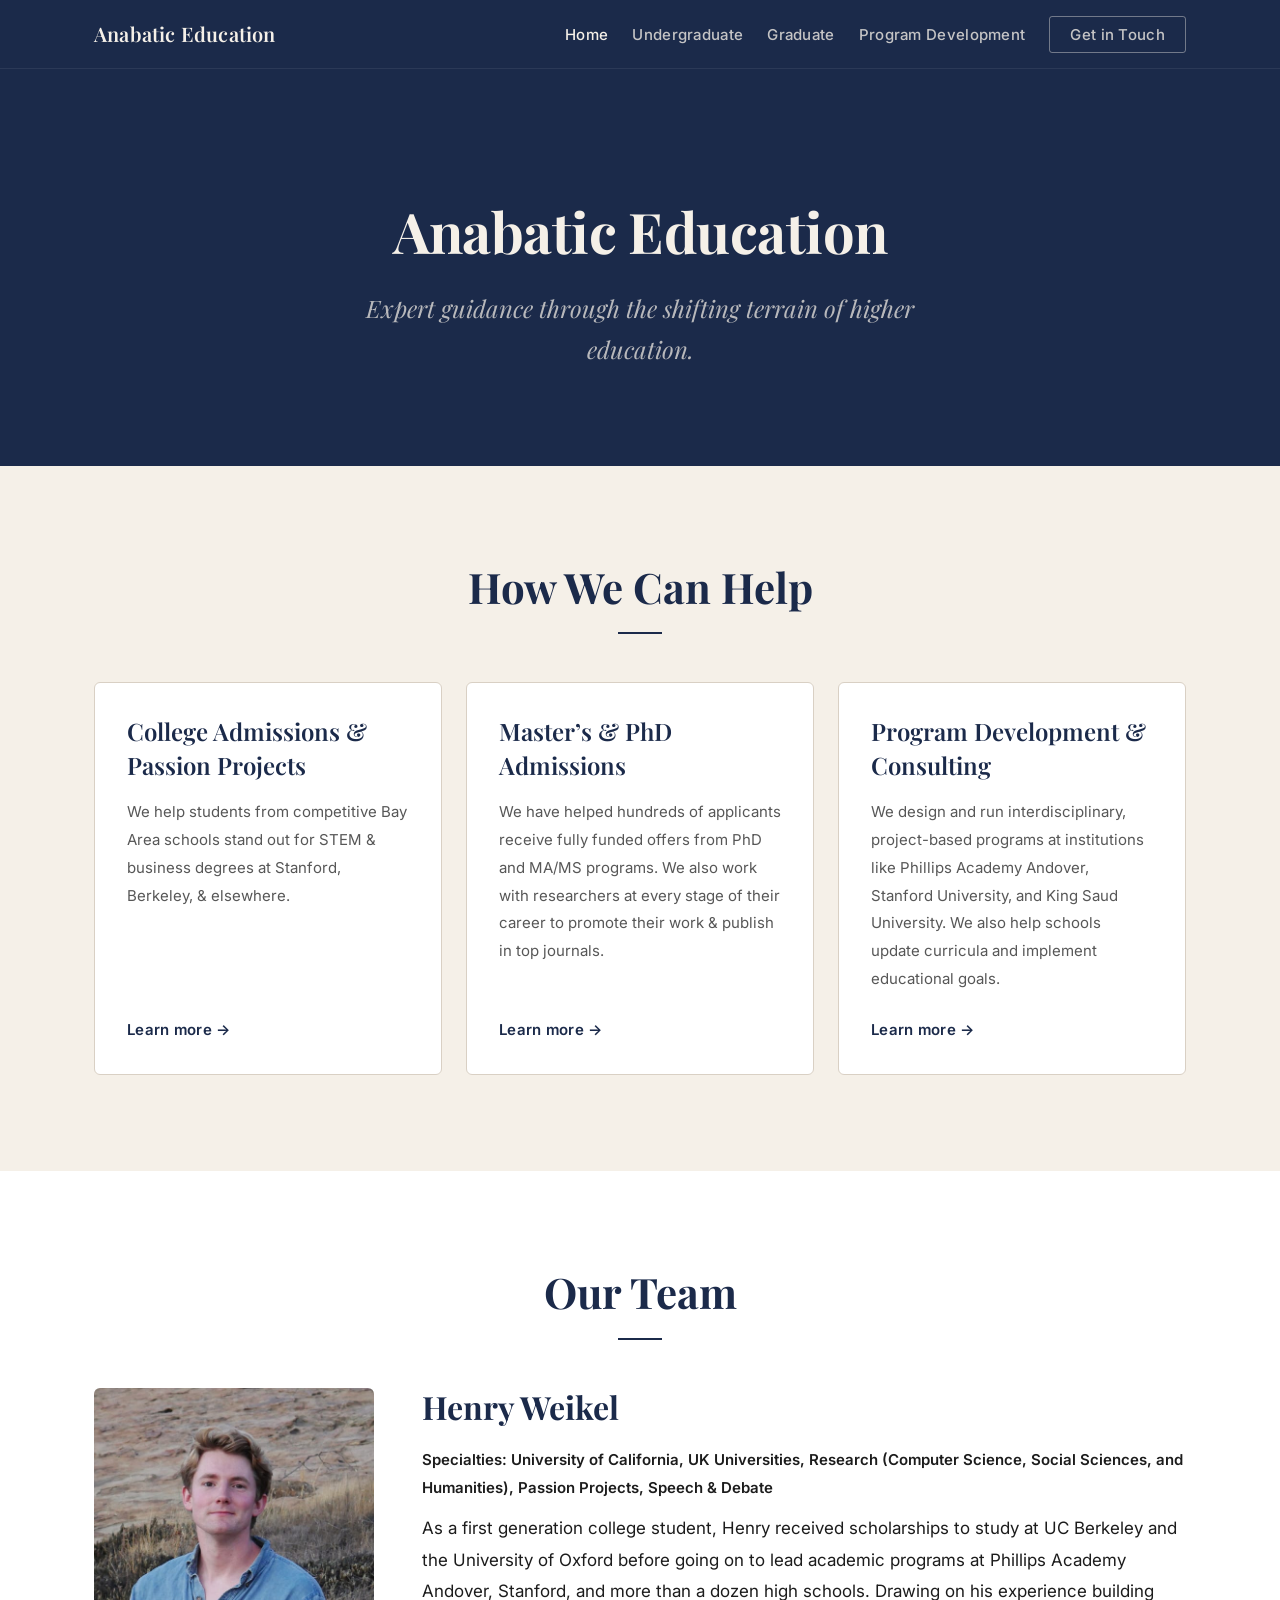
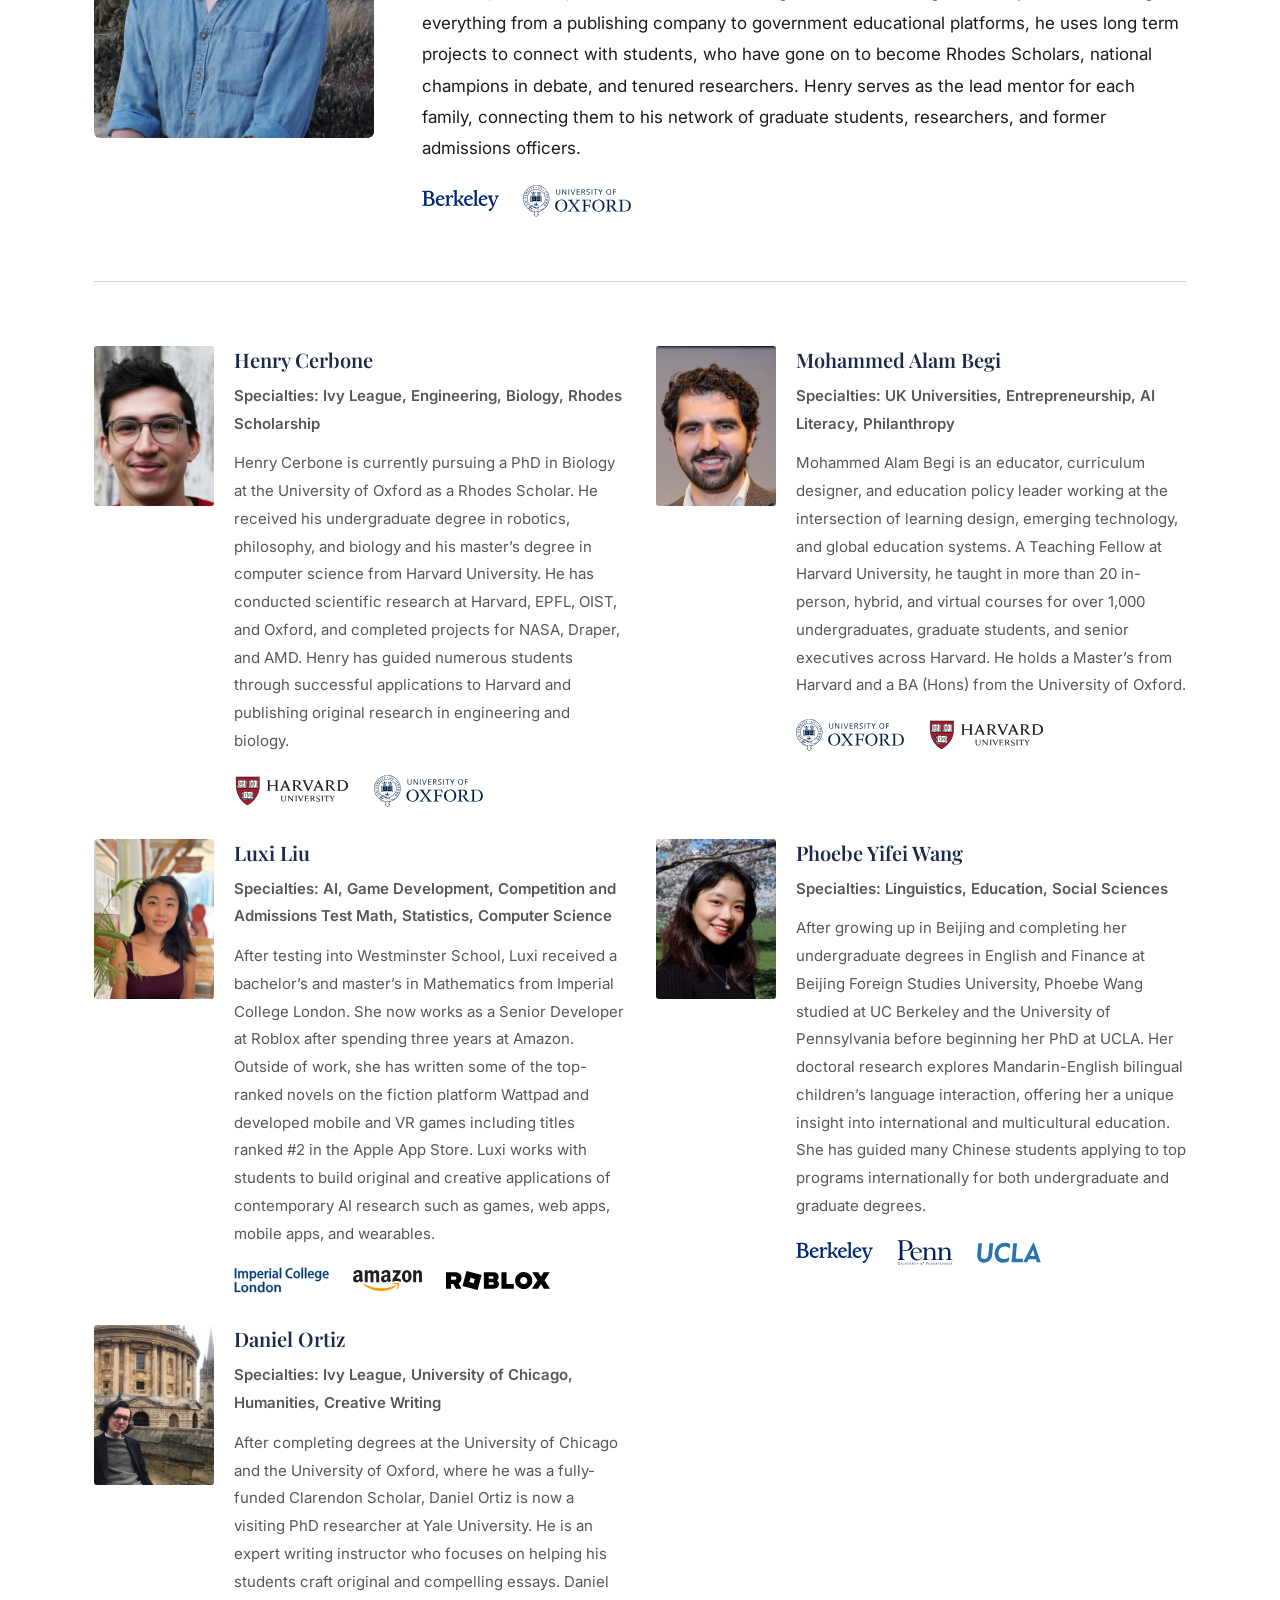
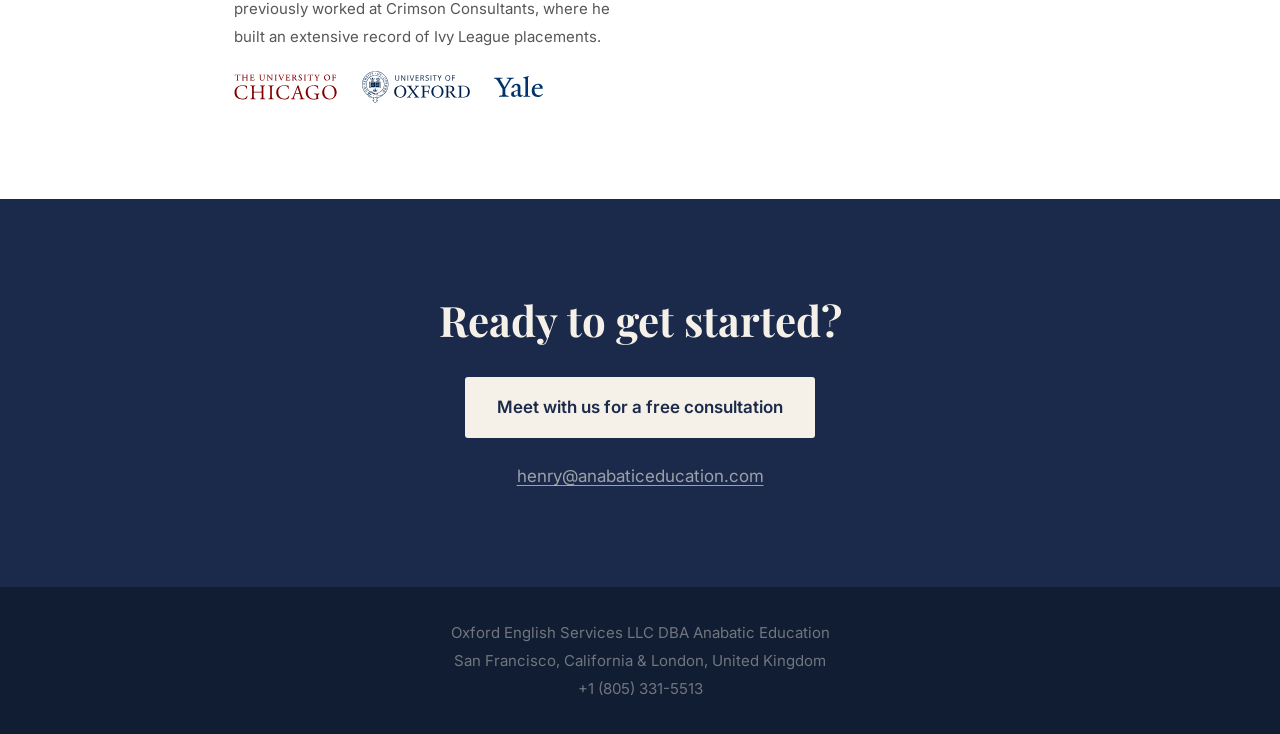
<file: index.html>
<!DOCTYPE html>
<html lang="en">
<head>
  <meta charset="UTF-8">
  <meta name="viewport" content="width=device-width, initial-scale=1.0">
  <title>Anabatic Education | Bay Area College &amp; Graduate Admissions Consulting</title>
  <meta name="description" content="Expert, mentor-led guidance for college admissions, graduate admissions, and program development — serving Bay Area families and students nationwide.">
  <link rel="canonical" href="https://anabaticeducation.com/">

  <meta property="og:type" content="website">
  <meta property="og:site_name" content="Anabatic Education">
  <meta property="og:title" content="Anabatic Education | Bay Area College &amp; Graduate Admissions Consulting">
  <meta property="og:description" content="Expert, mentor-led guidance for college admissions, graduate admissions, and program development — serving Bay Area families and students nationwide.">
  <meta property="og:url" content="https://anabaticeducation.com/">
  <meta property="og:image" content="https://anabaticeducation.com/images/og-image.jpg">
  <meta name="twitter:card" content="summary_large_image">
  <meta name="twitter:title" content="Anabatic Education | Bay Area College &amp; Graduate Admissions Consulting">
  <meta name="twitter:description" content="Expert, mentor-led guidance for college admissions, graduate admissions, and program development — serving Bay Area families and students nationwide.">
  <meta name="twitter:image" content="https://anabaticeducation.com/images/og-image.jpg">

  <link rel="icon" href="favicon.svg" type="image/svg+xml">
  <link rel="alternate icon" href="favicon.ico">
  <link rel="apple-touch-icon" href="apple-touch-icon.png">

  <link rel="preconnect" href="https://fonts.googleapis.com">
  <link rel="preconnect" href="https://fonts.gstatic.com" crossorigin>
  <link href="https://fonts.googleapis.com/css2?family=Playfair+Display:ital,wght@0,400;0,600;0,700;1,400&family=Inter:wght@400;500;600&display=swap" rel="stylesheet">
  <link rel="stylesheet" href="styles.css">

  <script type="application/ld+json">
  {
    "@context": "https://schema.org",
    "@type": "ProfessionalService",
    "name": "Anabatic Education",
    "alternateName": "Oxford English Services LLC",
    "url": "https://anabaticeducation.com/",
    "logo": "https://anabaticeducation.com/apple-touch-icon.png",
    "image": "https://anabaticeducation.com/images/og-image.jpg",
    "description": "Expert, mentor-led guidance for college admissions, graduate admissions, and program development.",
    "email": "henry@anabaticeducation.com",
    "telephone": "+1-805-331-5513",
    "address": [
      {
        "@type": "PostalAddress",
        "addressLocality": "San Francisco",
        "addressRegion": "CA",
        "addressCountry": "US"
      },
      {
        "@type": "PostalAddress",
        "addressLocality": "London",
        "addressCountry": "GB"
      }
    ],
    "areaServed": ["San Francisco Bay Area", "United States", "United Kingdom"],
    "sameAs": ["https://cal.com/anabatic"]
  }
  </script>
</head>
<body>

  <!-- ===================== NAVIGATION ===================== -->
  <header class="site-header">
    <nav class="nav" aria-label="Main navigation">
      <a href="index.html" class="nav-logo">Anabatic Education</a>

      <button class="nav-toggle" aria-label="Toggle navigation" aria-expanded="false">
        <span></span>
        <span></span>
        <span></span>
      </button>

      <ul class="nav-links">
        <li><a href="index.html" aria-current="page">Home</a></li>
        <li><a href="undergraduate.html">Undergraduate</a></li>
        <li><a href="graduate.html">Graduate</a></li>
        <li><a href="program-dev.html">Program Development</a></li>
        <li><a href="https://cal.com/anabatic" class="nav-cta">Get in Touch</a></li>
      </ul>
    </nav>
  </header>

  <!-- ===================== HERO ===================== -->
  <section class="hero">
    <div class="container">
      <h1>Anabatic Education</h1>
      <p class="hero-tagline">Expert guidance through the shifting terrain of higher education.</p>
    </div>
  </section>

  <!-- ===================== SERVICES ===================== -->
  <section class="services" id="services">
    <div class="container">
      <h2 class="section-heading">How We Can Help</h2>

      <div class="services-grid">

        <a href="undergraduate.html" class="service-card">
          <h3>College Admissions &amp; Passion Projects</h3>
          <p>We help students from competitive Bay Area schools stand out for STEM &amp; business degrees at Stanford, Berkeley, &amp; elsewhere.</p>
          <span class="card-link">Learn more &rarr;</span>
        </a>

        <a href="graduate.html" class="service-card">
          <h3>Master&rsquo;s &amp; PhD Admissions</h3>
          <p>We have helped hundreds of applicants receive fully funded offers from PhD and MA/MS programs. We also work with researchers at every stage of their career to promote their work &amp; publish in top journals.</p>
          <span class="card-link">Learn more &rarr;</span>
        </a>

        <a href="program-dev.html" class="service-card">
          <h3>Program Development & Consulting</h3>
          <p>We design and run interdisciplinary, project-based programs at institutions like Phillips Academy Andover, Stanford University, and King Saud University. We also help schools update curricula and implement educational goals.</p>
          <span class="card-link">Learn more &rarr;</span>
        </a>

      </div>
    </div>
  </section>

  <!-- ===================== TEAM ===================== -->
  <section class="team" id="team">
    <div class="container">
      <h2 class="section-heading">Our Team</h2>

      <!-- Lead team member -->
      <div class="team-lead">
        <div class="team-lead-image">
          <img src="images/henryweikel.jpg" alt="Henry Weikel">
        </div>
        <div class="team-lead-bio">
          <h3>Henry Weikel</h3>
          <p class="team-specialties">Specialties: University of California, UK Universities, Research (Computer Science, Social Sciences, and Humanities), Passion Projects, Speech &amp; Debate</p>
          <p>As a first generation college student, Henry received scholarships to study at UC Berkeley and the University of Oxford before going on to lead academic programs at Phillips Academy Andover, Stanford, and more than a dozen high schools. Drawing on his experience building everything from a publishing company to government educational platforms, he uses long term projects to connect with students, who have gone on to become Rhodes Scholars, national champions in debate, and tenured researchers. Henry serves as the lead mentor for each family, connecting them to his network of graduate students, researchers, and former admissions officers.</p>
          <div class="team-affiliations">
            <img src="images/logos/berkeley.svg" alt="UC Berkeley" title="UC Berkeley" loading="lazy">
            <img src="images/logos/oxford.svg" alt="University of Oxford" title="University of Oxford" loading="lazy">
          </div>
        </div>
      </div>

      <!-- Secondary team members -->
      <div class="team-grid">

        <div class="team-card">
          <img src="images/henrycerbone.jpg" alt="Henry Cerbone">
          <div class="team-card-body">
            <h4>Henry Cerbone</h4>
            <p class="team-specialties">Specialties: Ivy League, Engineering, Biology, Rhodes Scholarship</p>
            <p>Henry Cerbone is currently pursuing a PhD in Biology at the University of Oxford as a Rhodes Scholar. He received his undergraduate degree in robotics, philosophy, and biology and his master&rsquo;s degree in computer science from Harvard University. He has conducted scientific research at Harvard, EPFL, OIST, and Oxford, and completed projects for NASA, Draper, and AMD. Henry has guided numerous students through successful applications to Harvard and publishing original research in engineering and biology.</p>
            <div class="team-affiliations">
              <img src="images/logos/harvard.svg" alt="Harvard University" title="Harvard University" loading="lazy">
              <img src="images/logos/oxford.svg" alt="University of Oxford" title="University of Oxford" loading="lazy">
            </div>
          </div>
        </div>

        <div class="team-card">
          <img src="images/mohammedalambegi.jpg" alt="Mohammed Alam Begi">
          <div class="team-card-body">
            <h4>Mohammed Alam Begi</h4>
            <p class="team-specialties">Specialties: UK Universities, Entrepreneurship, AI Literacy, Philanthropy</p>
            <p>Mohammed Alam Begi is an educator, curriculum designer, and education policy leader working at the intersection of learning design, emerging technology, and global education systems. A Teaching Fellow at Harvard University, he taught in more than 20 in-person, hybrid, and virtual courses for over 1,000 undergraduates, graduate students, and senior executives across Harvard. He holds a Master&rsquo;s from Harvard and a BA (Hons) from the University of Oxford.</p>
            <div class="team-affiliations">
              <img src="images/logos/oxford.svg" alt="University of Oxford" title="University of Oxford" loading="lazy">
              <img src="images/logos/harvard.svg" alt="Harvard University" title="Harvard University" loading="lazy">
            </div>
          </div>
        </div>

        <div class="team-card">
          <img src="images/luxiliu.jpg" alt="Luxi Liu">
          <div class="team-card-body">
            <h4>Luxi Liu</h4>
            <p class="team-specialties">Specialties: AI, Game Development, Competition and Admissions Test Math, Statistics, Computer Science</p>
            <p>After testing into Westminster School, Luxi received a bachelor&rsquo;s and master&rsquo;s in Mathematics from Imperial College London. She now works as a Senior Developer at Roblox after spending three years at Amazon. Outside of work, she has written some of the top-ranked novels on the fiction platform Wattpad and developed mobile and VR games including titles ranked #2 in the Apple App Store. Luxi works with students to build original and creative applications of contemporary AI research such as games, web apps, mobile apps, and wearables.</p>
            <div class="team-affiliations">
              <img src="images/logos/imperial.svg" alt="Imperial College London" title="Imperial College London" loading="lazy">
              <img src="images/logos/amazon.svg" alt="Amazon" title="Amazon" loading="lazy">
              <img src="images/logos/roblox.svg" alt="Roblox" title="Roblox" loading="lazy">
            </div>
          </div>
        </div>

        <div class="team-card">
          <img src="images/phoebewang.jpg" alt="Phoebe Yifei Wang">
          <div class="team-card-body">
            <h4>Phoebe Yifei Wang</h4>
            <p class="team-specialties">Specialties: Linguistics, Education, Social Sciences</p>
            <p>After growing up in Beijing and completing her undergraduate degrees in English and Finance at Beijing Foreign Studies University, Phoebe Wang studied at UC Berkeley and the University of Pennsylvania before beginning her PhD at UCLA. Her doctoral research explores Mandarin-English bilingual children&rsquo;s language interaction, offering her a unique insight into international and multicultural education. She has guided many Chinese students applying to top programs internationally for both undergraduate and graduate degrees.</p>
            <div class="team-affiliations">
              <img src="images/logos/berkeley.svg" alt="UC Berkeley" title="UC Berkeley" loading="lazy">
              <img src="images/logos/penn.svg" alt="University of Pennsylvania" title="University of Pennsylvania" loading="lazy">
              <img src="images/logos/ucla.svg" alt="UCLA" title="UCLA" loading="lazy">
            </div>
          </div>
        </div>

        <div class="team-card">
          <img src="images/danielortiz.jpg" alt="Daniel Ortiz">
          <div class="team-card-body">
            <h4>Daniel Ortiz</h4>
            <p class="team-specialties">Specialties: Ivy League, University of Chicago, Humanities, Creative Writing</p>
            <p>After completing degrees at the University of Chicago and the University of Oxford, where he was a fully-funded Clarendon Scholar, Daniel Ortiz is now a visiting PhD researcher at Yale University. He is an expert writing instructor who focuses on helping his students craft original and compelling essays. Daniel previously worked at Crimson Consultants, where he built an extensive record of Ivy League placements.</p>
            <div class="team-affiliations">
              <img src="images/logos/uchicago.svg" alt="University of Chicago" title="University of Chicago" loading="lazy">
              <img src="images/logos/oxford.svg" alt="University of Oxford" title="University of Oxford" loading="lazy">
              <img src="images/logos/yale.svg" alt="Yale University" title="Yale University" loading="lazy">
            </div>
          </div>
        </div>

      </div>
    </div>
  </section>

  <!-- ===================== CTA ===================== -->
  <section class="cta" id="contact">
    <div class="container">
      <h2>Ready to get started?</h2>
      <a href="https://cal.com/anabatic" class="btn btn-primary">Meet with us for a free consultation</a>
      <p class="cta-email"><a href="mailto:henry@anabaticeducation.com">henry@anabaticeducation.com</a></p>
    </div>
  </section>

  <!-- ===================== FOOTER ===================== -->
  <footer class="site-footer">
    <div class="container">
      <p>Oxford English Services LLC DBA Anabatic Education</p>
      <p>San Francisco, California &amp; London, United Kingdom</p>
      <p>+1 (805) 331-5513</p>
    </div>
  </footer>

  <script src="script.js" defer></script>

</body>
</html>
</file>
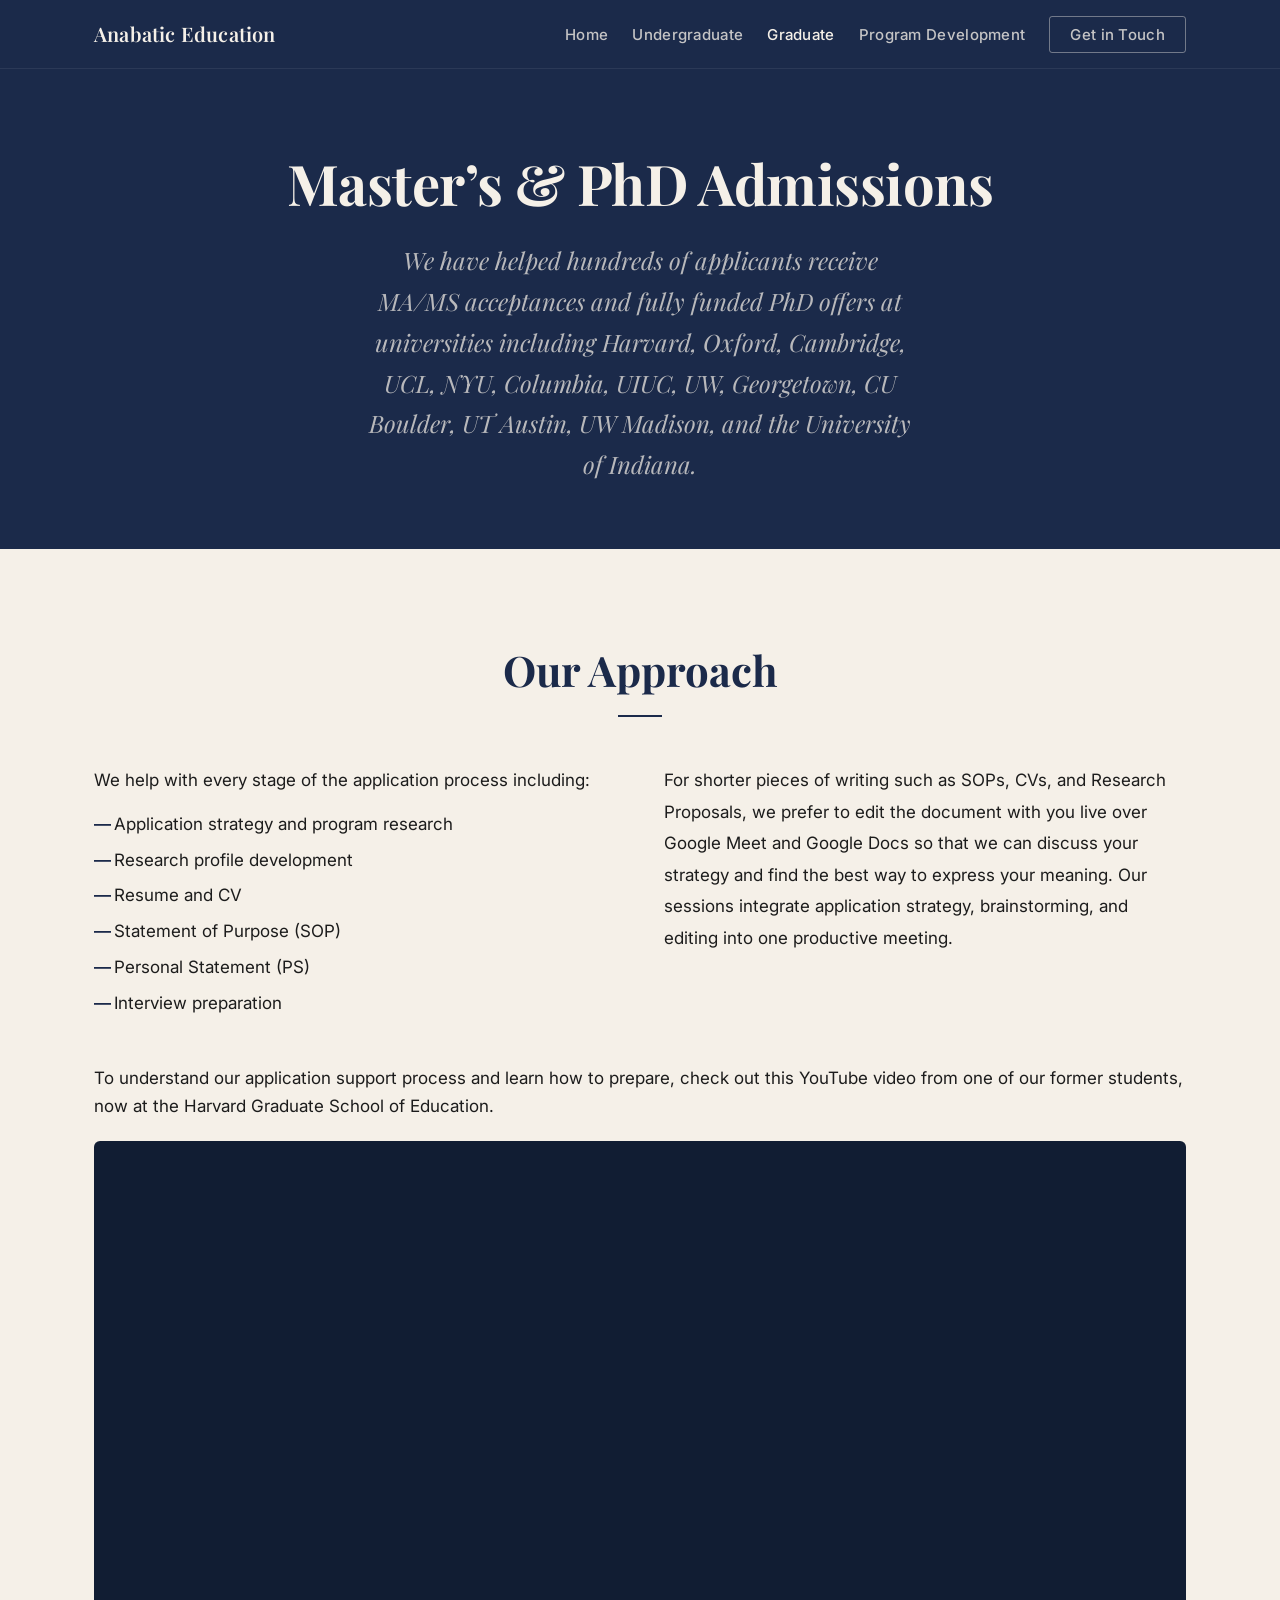
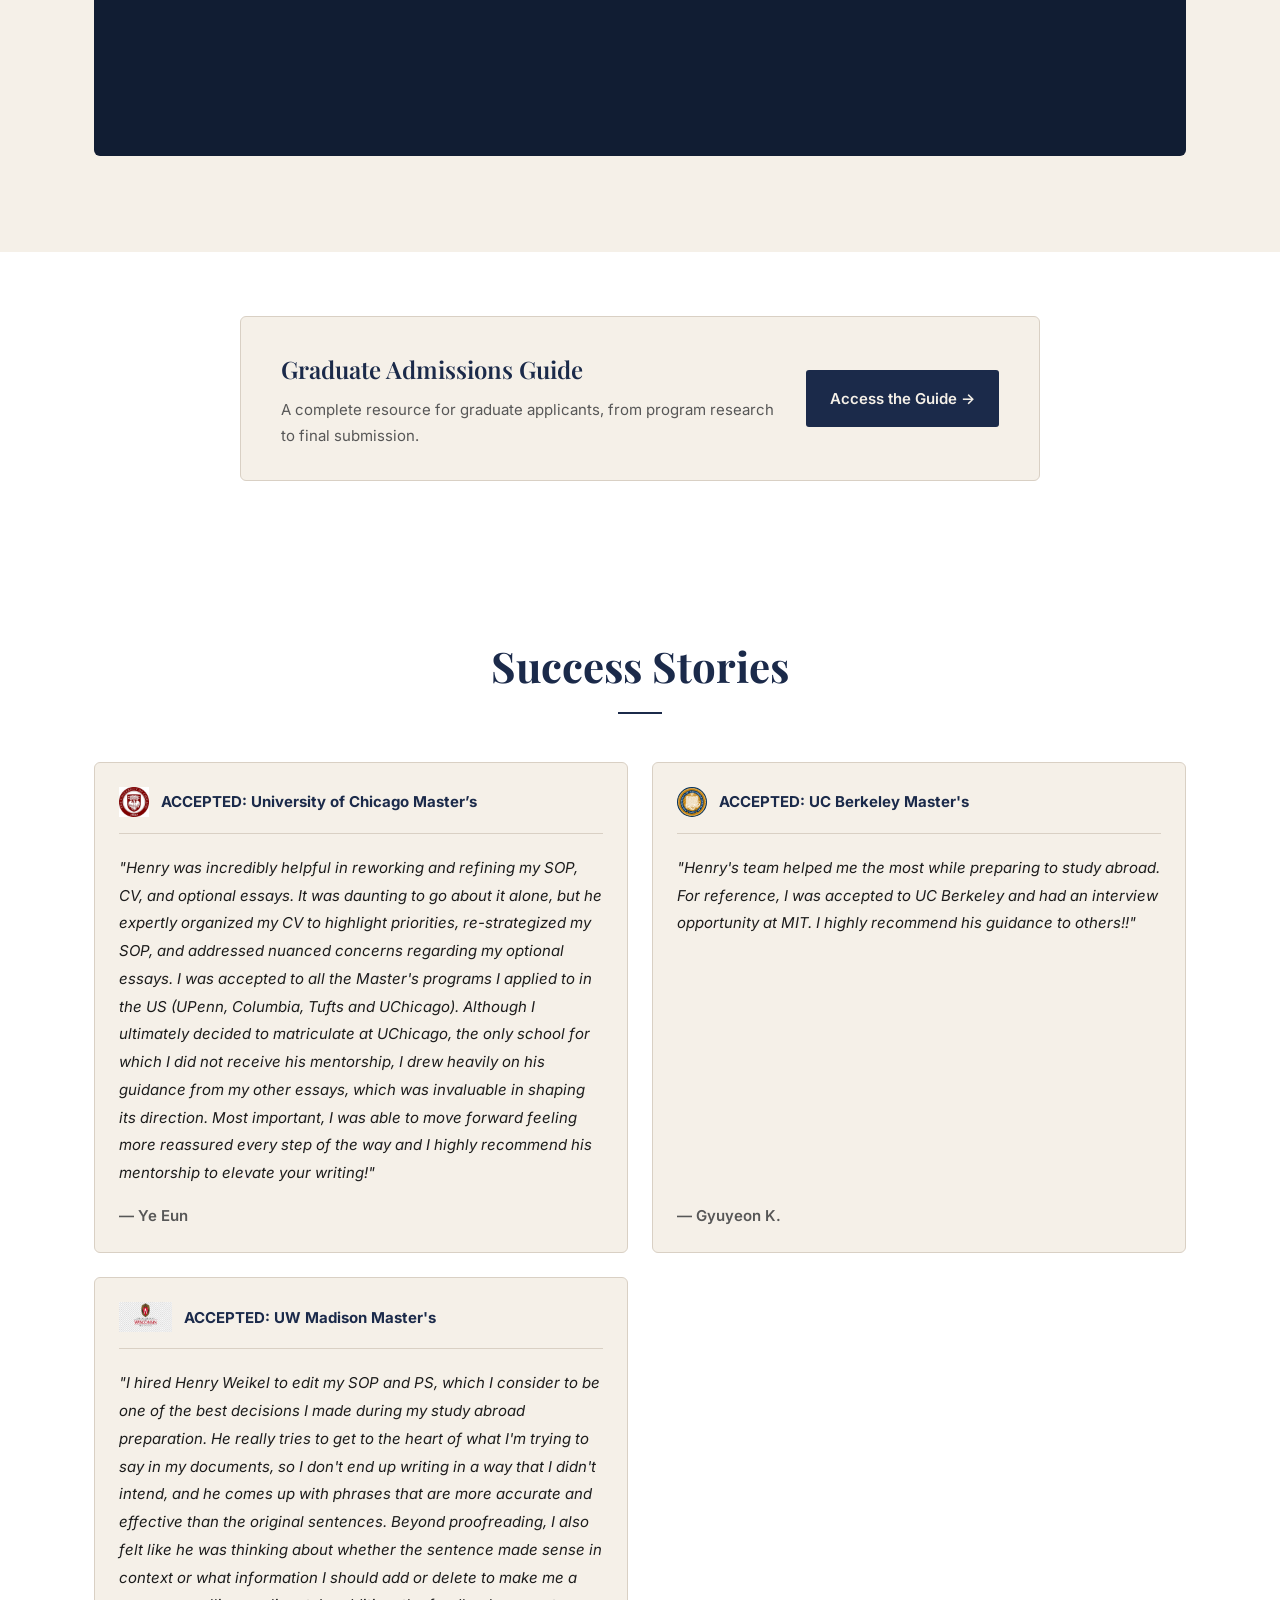
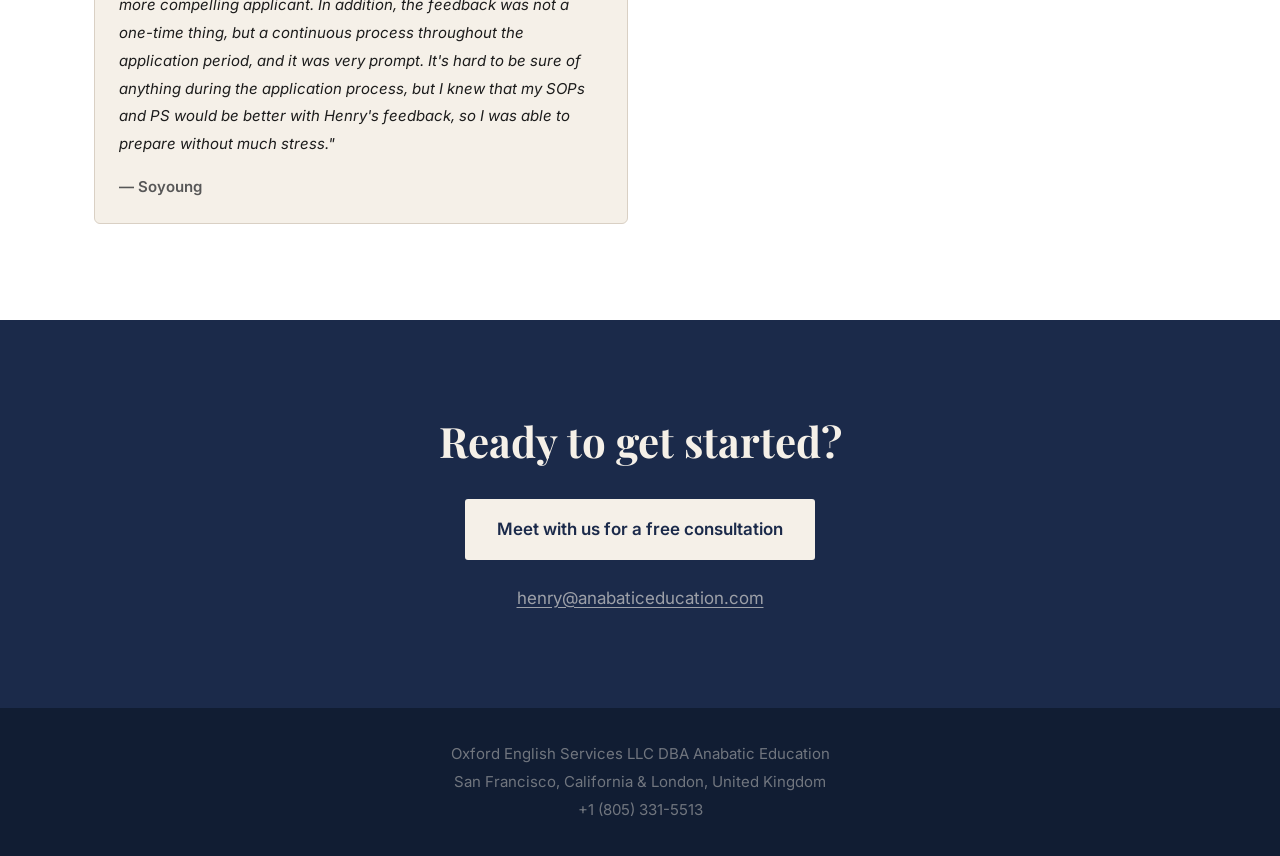
<file: graduate.html>
<!DOCTYPE html>
<html lang="en">
<head>
  <meta charset="UTF-8">
  <meta name="viewport" content="width=device-width, initial-scale=1.0">
  <title>Graduate Admissions — Anabatic Education</title>
  <meta name="description" content="We have helped hundreds of applicants receive fully funded offers from PhD and MA/MS programs at Harvard, Oxford, Cambridge, and more.">
  <link rel="canonical" href="https://anabaticeducation.com/graduate.html">

  <meta property="og:type" content="website">
  <meta property="og:site_name" content="Anabatic Education">
  <meta property="og:title" content="Graduate Admissions — Anabatic Education">
  <meta property="og:description" content="We have helped hundreds of applicants receive fully funded offers from PhD and MA/MS programs at Harvard, Oxford, Cambridge, and more.">
  <meta property="og:url" content="https://anabaticeducation.com/graduate.html">
  <meta property="og:image" content="https://anabaticeducation.com/images/og-image.jpg">
  <meta name="twitter:card" content="summary_large_image">
  <meta name="twitter:title" content="Graduate Admissions — Anabatic Education">
  <meta name="twitter:description" content="We have helped hundreds of applicants receive fully funded offers from PhD and MA/MS programs at Harvard, Oxford, Cambridge, and more.">
  <meta name="twitter:image" content="https://anabaticeducation.com/images/og-image.jpg">

  <link rel="icon" href="favicon.svg" type="image/svg+xml">
  <link rel="alternate icon" href="favicon.ico">
  <link rel="apple-touch-icon" href="apple-touch-icon.png">

  <link rel="preconnect" href="https://fonts.googleapis.com">
  <link rel="preconnect" href="https://fonts.gstatic.com" crossorigin>
  <link href="https://fonts.googleapis.com/css2?family=Playfair+Display:ital,wght@0,400;0,600;0,700;1,400&family=Inter:wght@400;500;600&display=swap" rel="stylesheet">
  <link rel="stylesheet" href="styles.css">

  <script type="application/ld+json">
  {
    "@context": "https://schema.org",
    "@type": "ProfessionalService",
    "name": "Anabatic Education",
    "alternateName": "Oxford English Services LLC",
    "url": "https://anabaticeducation.com/",
    "logo": "https://anabaticeducation.com/apple-touch-icon.png",
    "image": "https://anabaticeducation.com/images/og-image.jpg",
    "description": "Expert, mentor-led guidance for college admissions, graduate admissions, and program development.",
    "email": "henry@anabaticeducation.com",
    "telephone": "+1-805-331-5513",
    "address": [
      {
        "@type": "PostalAddress",
        "addressLocality": "San Francisco",
        "addressRegion": "CA",
        "addressCountry": "US"
      },
      {
        "@type": "PostalAddress",
        "addressLocality": "London",
        "addressCountry": "GB"
      }
    ],
    "areaServed": ["San Francisco Bay Area", "United States", "United Kingdom"],
    "sameAs": ["https://cal.com/anabatic"]
  }
  </script>
</head>
<body>

  <!-- ===================== NAVIGATION ===================== -->
  <header class="site-header">
    <nav class="nav" aria-label="Main navigation">
      <a href="index.html" class="nav-logo">Anabatic Education</a>

      <button class="nav-toggle" aria-label="Toggle navigation" aria-expanded="false">
        <span></span>
        <span></span>
        <span></span>
      </button>

      <ul class="nav-links">
        <li><a href="index.html">Home</a></li>
        <li><a href="undergraduate.html">Undergraduate</a></li>
        <li><a href="graduate.html" aria-current="page">Graduate</a></li>
        <li><a href="program-dev.html">Program Development</a></li>
        <li><a href="https://cal.com/anabatic" class="nav-cta">Get in Touch</a></li>
      </ul>
    </nav>
  </header>

  <!-- ===================== HERO ===================== -->
  <section class="hero hero--sub">
    <div class="container">
      <h1>Master&rsquo;s &amp; PhD Admissions</h1>
      <p class="hero-tagline">We have helped hundreds of applicants receive MA/MS acceptances and fully funded PhD offers at universities including Harvard, Oxford, Cambridge, UCL, NYU, Columbia, UIUC, UW, Georgetown, CU Boulder, UT Austin, UW Madison, and the University of Indiana.</p>
    </div>
  </section>

  <!-- ===================== APPROACH ===================== -->
  <section class="approach" id="approach">
    <div class="container">
      <h2 class="section-heading">Our Approach</h2>

      <div class="approach-body">

        <div class="approach-col">
          <p>We help with every stage of the application process including:</p>
          <ul class="approach-list">
            <li>Application strategy and program research</li>
            <li>Research profile development</li>
            <li>Resume and CV</li>
            <li>Statement of Purpose (SOP)</li>
            <li>Personal Statement (PS)</li>
            <li>Interview preparation</li>
          </ul>
        </div>

        <div class="approach-col">
          <p>For shorter pieces of writing such as SOPs, CVs, and Research Proposals, we prefer to edit the document with you live over Google Meet and Google Docs so that we can discuss your strategy and find the best way to express your meaning. Our sessions integrate application strategy, brainstorming, and editing into one productive meeting.</p>
        </div>

      </div>

      <div class="approach-video">
        <p class="approach-video-label">To understand our application support process and learn how to prepare, check out this YouTube video from one of our former students, now at the Harvard Graduate School of Education.</p>
        <div class="video-wrapper">
          <iframe
            src="https://www.youtube.com/embed/bXMYaIppGb8"
            title="Graduate admissions process — former student at Harvard Graduate School of Education"
            allow="accelerometer; autoplay; clipboard-write; encrypted-media; gyroscope; picture-in-picture"
            allowfullscreen
            loading="lazy">
          </iframe>
        </div>
      </div>

    </div>
  </section>

  <!-- ===================== COURSE ===================== -->
  <section class="course-section">
    <div class="container">
      <div class="course-callout">
        <div class="course-callout-text">
          <h3>Graduate Admissions Guide</h3>
          <p>A complete resource for graduate applicants, from program research to final submission.</p>
        </div>
        <a href="https://payhip.com/b/DSZmq" class="btn-navy">Access the Guide &rarr;</a>
      </div>
    </div>
  </section>

  <!-- ===================== TESTIMONIALS ===================== -->
  <section class="testimonials" id="testimonials">
    <div class="container">
      <h2 class="section-heading">Success Stories</h2>

      <div class="carousel-wrapper">
      <div class="testimonials-grid" id="testimonial-track">

        <div class="testimonial-card">
          <div class="testimonial-header">
            <img src="images/chicago.jpg" alt="University of Chicago" class="testimonial-logo" loading="lazy">
            <p class="testimonial-school">ACCEPTED: University of Chicago Master&rsquo;s</p>
          </div>
          <blockquote class="testimonial-text">
            "Henry was incredibly helpful in reworking and refining my SOP, CV, and optional essays. It was daunting to go about it alone, but he expertly organized my CV to highlight priorities, re-strategized my SOP, and addressed nuanced concerns regarding my optional essays. I was accepted to all the Master's programs I applied to in the US (UPenn, Columbia, Tufts and UChicago). Although I ultimately decided to matriculate at UChicago, the only school for which I did not receive his mentorship, I drew heavily on his guidance from my other essays, which was invaluable in shaping its direction. Most important, I was able to move forward feeling more reassured every step of the way and I highly recommend his mentorship to elevate your writing!"
          </blockquote>
          <p class="testimonial-source">— Ye Eun</p>
        </div>

        <div class="testimonial-card">
          <div class="testimonial-header">
            <img src="images/cal.svg" alt="UC Berkeley" class="testimonial-logo" loading="lazy">
            <p class="testimonial-school">ACCEPTED: UC Berkeley Master's</p>
          </div>
          <blockquote class="testimonial-text">
            "Henry's team helped me the most while preparing to study abroad. For reference, I was accepted to UC Berkeley and had an interview opportunity at MIT. I highly recommend his guidance to others!!"
          </blockquote>
          <p class="testimonial-source">— Gyuyeon K.</p>
        </div>

        <div class="testimonial-card">
          <div class="testimonial-header">
            <img src="images/uwmadison.jpeg" alt="UW Madison" class="testimonial-logo" loading="lazy">
            <p class="testimonial-school">ACCEPTED: UW Madison Master's</p>
          </div>
          <blockquote class="testimonial-text">
            "I hired Henry Weikel to edit my SOP and PS, which I consider to be one of the best decisions I made during my study abroad preparation. He really tries to get to the heart of what I'm trying to say in my documents, so I don't end up writing in a way that I didn't intend, and he comes up with phrases that are more accurate and effective than the original sentences. Beyond proofreading, I also felt like he was thinking about whether the sentence made sense in context or what information I should add or delete to make me a more compelling applicant. In addition, the feedback was not a one-time thing, but a continuous process throughout the application period, and it was very prompt. It's hard to be sure of anything during the application process, but I knew that my SOPs and PS would be better with Henry's feedback, so I was able to prepare without much stress."
          </blockquote>
          <p class="testimonial-source">— Soyoung</p>
        </div>

      </div>

      <div class="carousel-controls">
        <button class="carousel-btn carousel-btn--prev" aria-label="Previous testimonial">&#8592;</button>
        <div class="carousel-dots" id="carousel-dots"></div>
        <button class="carousel-btn carousel-btn--next" aria-label="Next testimonial">&#8594;</button>
      </div>

      </div><!-- /.carousel-wrapper -->
    </div>
  </section>

  <!-- ===================== CTA ===================== -->
  <section class="cta" id="contact">
    <div class="container">
      <h2>Ready to get started?</h2>
      <a href="https://cal.com/anabatic" class="btn btn-primary">Meet with us for a free consultation</a>
      <p class="cta-email"><a href="mailto:henry@anabaticeducation.com">henry@anabaticeducation.com</a></p>
    </div>
  </section>

  <!-- ===================== FOOTER ===================== -->
  <footer class="site-footer">
    <div class="container">
      <p>Oxford English Services LLC DBA Anabatic Education</p>
      <p>San Francisco, California &amp; London, United Kingdom</p>
      <p>+1 (805) 331-5513</p>
    </div>
  </footer>

  <script src="script.js" defer></script>

</body>
</html>
</file>
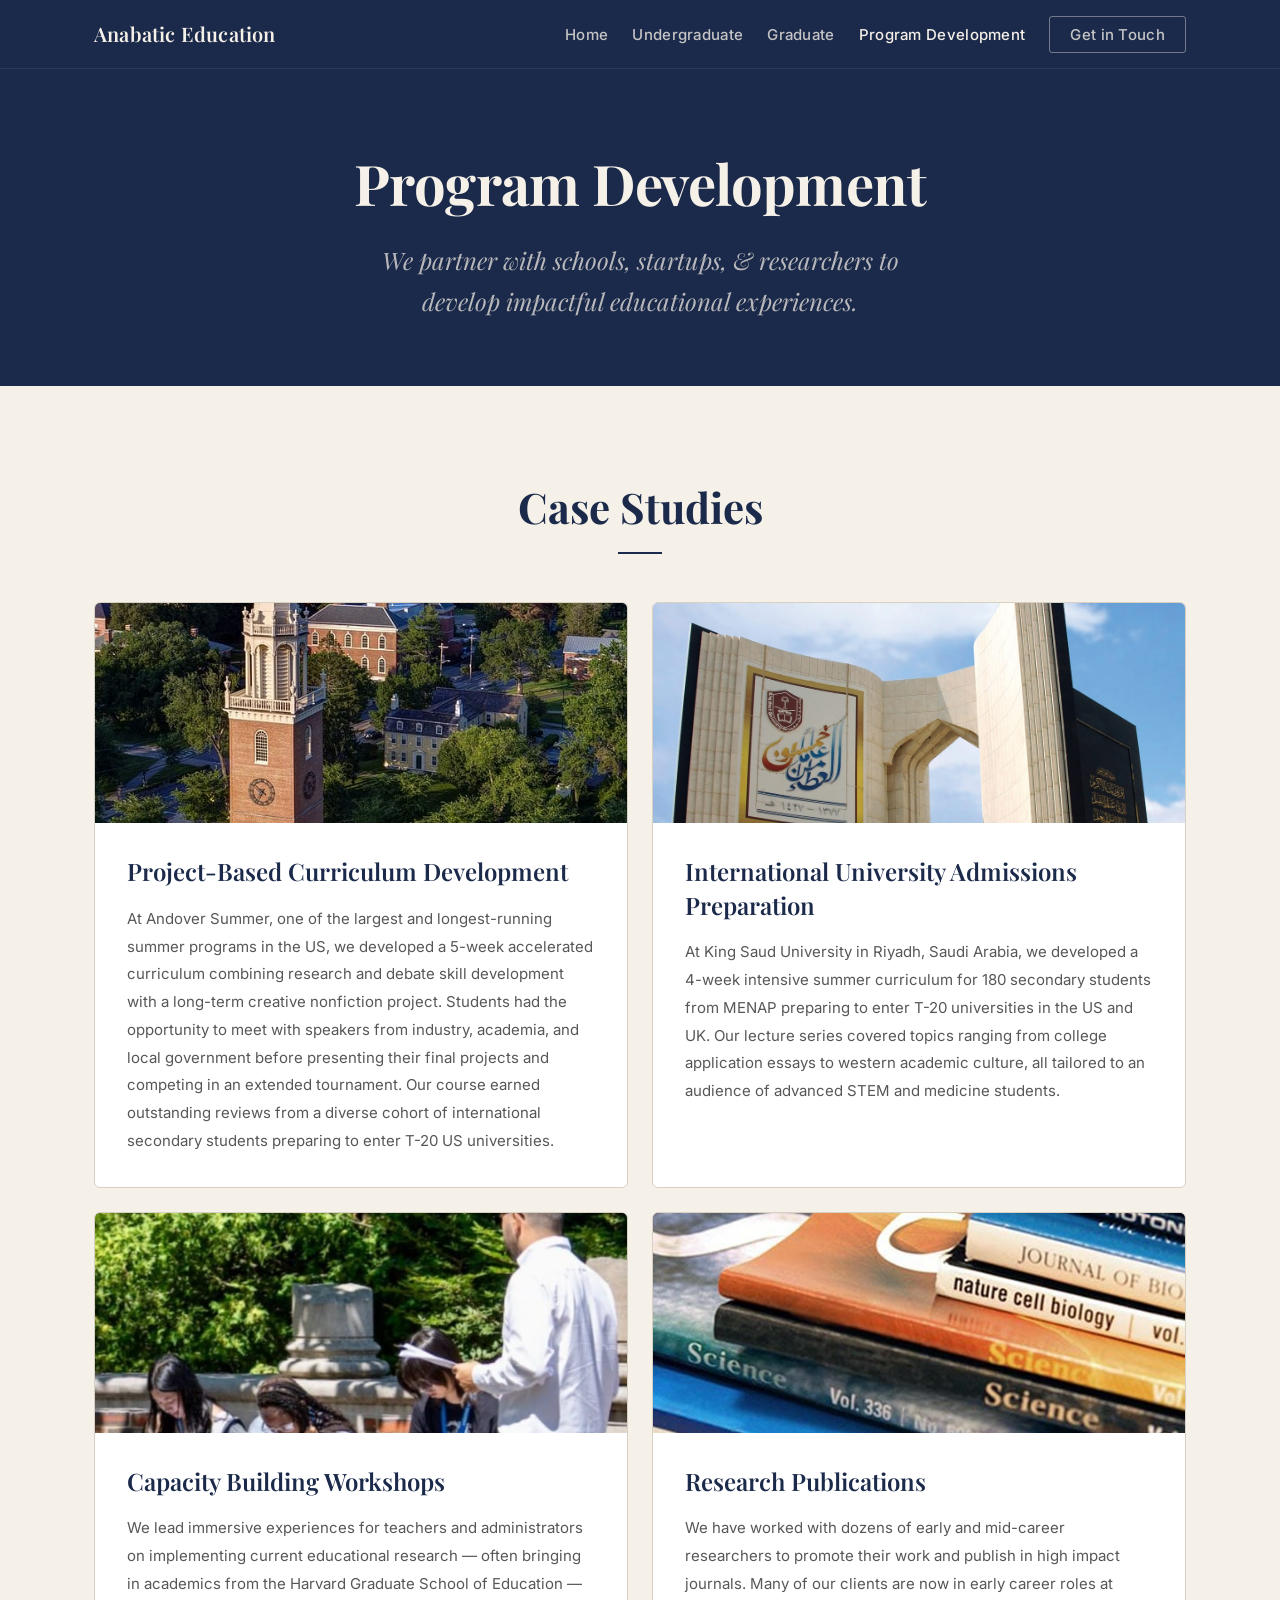
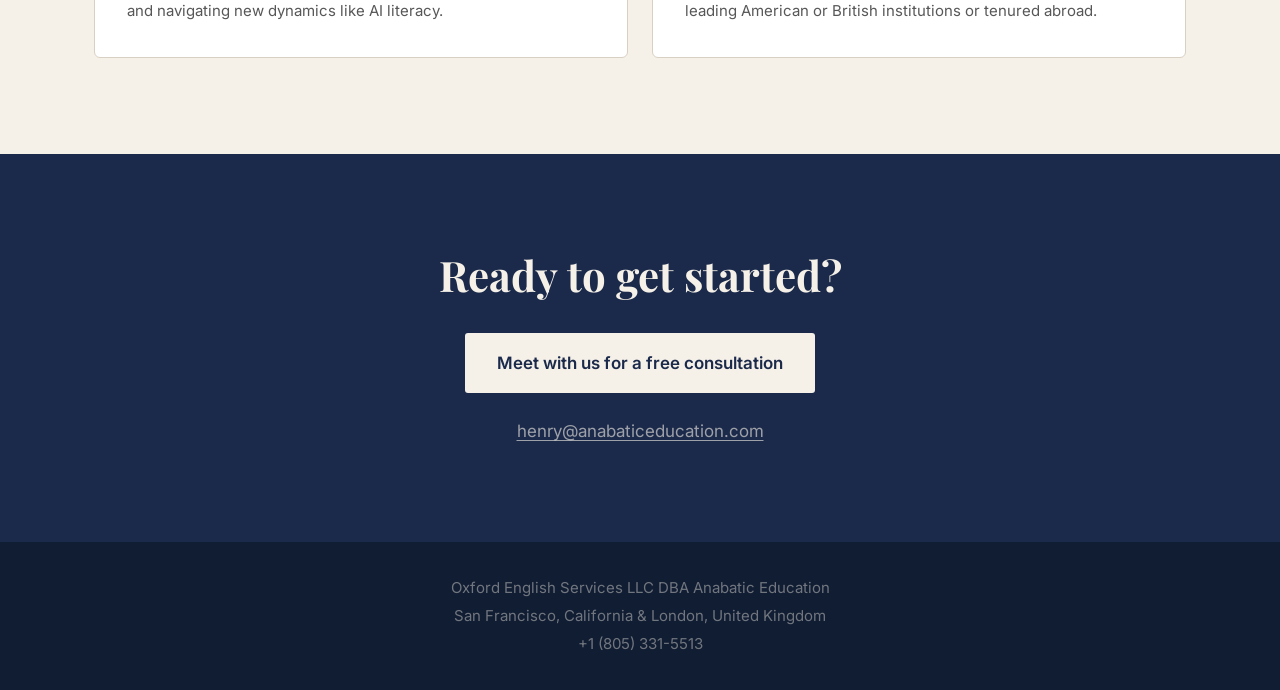
<file: program-dev.html>
<!DOCTYPE html>
<html lang="en">
<head>
  <meta charset="UTF-8">
  <meta name="viewport" content="width=device-width, initial-scale=1.0">
  <title>Program Development — Anabatic Education</title>
  <meta name="description" content="We partner with schools, startups, and researchers to develop impactful educational experiences — from curriculum design to capacity building workshops.">
  <link rel="canonical" href="https://anabaticeducation.com/program-dev.html">

  <meta property="og:type" content="website">
  <meta property="og:site_name" content="Anabatic Education">
  <meta property="og:title" content="Program Development — Anabatic Education">
  <meta property="og:description" content="We partner with schools, startups, and researchers to develop impactful educational experiences — from curriculum design to capacity building workshops.">
  <meta property="og:url" content="https://anabaticeducation.com/program-dev.html">
  <meta property="og:image" content="https://anabaticeducation.com/images/og-image.jpg">
  <meta name="twitter:card" content="summary_large_image">
  <meta name="twitter:title" content="Program Development — Anabatic Education">
  <meta name="twitter:description" content="We partner with schools, startups, and researchers to develop impactful educational experiences — from curriculum design to capacity building workshops.">
  <meta name="twitter:image" content="https://anabaticeducation.com/images/og-image.jpg">

  <link rel="icon" href="favicon.svg" type="image/svg+xml">
  <link rel="alternate icon" href="favicon.ico">
  <link rel="apple-touch-icon" href="apple-touch-icon.png">

  <link rel="preconnect" href="https://fonts.googleapis.com">
  <link rel="preconnect" href="https://fonts.gstatic.com" crossorigin>
  <link href="https://fonts.googleapis.com/css2?family=Playfair+Display:ital,wght@0,400;0,600;0,700;1,400&family=Inter:wght@400;500;600&display=swap" rel="stylesheet">
  <link rel="stylesheet" href="styles.css">

  <script type="application/ld+json">
  {
    "@context": "https://schema.org",
    "@type": "ProfessionalService",
    "name": "Anabatic Education",
    "alternateName": "Oxford English Services LLC",
    "url": "https://anabaticeducation.com/",
    "logo": "https://anabaticeducation.com/apple-touch-icon.png",
    "image": "https://anabaticeducation.com/images/og-image.jpg",
    "description": "Expert, mentor-led guidance for college admissions, graduate admissions, and program development.",
    "email": "henry@anabaticeducation.com",
    "telephone": "+1-805-331-5513",
    "address": [
      {
        "@type": "PostalAddress",
        "addressLocality": "San Francisco",
        "addressRegion": "CA",
        "addressCountry": "US"
      },
      {
        "@type": "PostalAddress",
        "addressLocality": "London",
        "addressCountry": "GB"
      }
    ],
    "areaServed": ["San Francisco Bay Area", "United States", "United Kingdom"],
    "sameAs": ["https://cal.com/anabatic"]
  }
  </script>
</head>
<body>

  <!-- ===================== NAVIGATION ===================== -->
  <header class="site-header">
    <nav class="nav" aria-label="Main navigation">
      <a href="index.html" class="nav-logo">Anabatic Education</a>

      <button class="nav-toggle" aria-label="Toggle navigation" aria-expanded="false">
        <span></span>
        <span></span>
        <span></span>
      </button>

      <ul class="nav-links">
        <li><a href="index.html">Home</a></li>
        <li><a href="undergraduate.html">Undergraduate</a></li>
        <li><a href="graduate.html">Graduate</a></li>
        <li><a href="program-dev.html" aria-current="page">Program Development</a></li>
        <li><a href="https://cal.com/anabatic" class="nav-cta">Get in Touch</a></li>
      </ul>
    </nav>
  </header>

  <!-- ===================== HERO ===================== -->
  <section class="hero hero--sub">
    <div class="container">
      <h1>Program Development</h1>
      <p class="hero-tagline">We partner with schools, startups, &amp; researchers to develop impactful educational experiences.</p>
    </div>
  </section>

  <!-- ===================== CASE STUDIES ===================== -->
  <section class="case-studies" id="case-studies">
    <div class="container">
      <h2 class="section-heading">Case Studies</h2>

      <div class="case-studies-grid">

        <div class="case-study-card">
          <img src="images/andover.jpeg" alt="Phillips Academy Andover" loading="lazy">
          <div class="case-study-card-body">
            <h3>Project-Based Curriculum Development</h3>
            <p>At Andover Summer, one of the largest and longest-running summer programs in the US, we developed a 5-week accelerated curriculum combining research and debate skill development with a long-term creative nonfiction project. Students had the opportunity to meet with speakers from industry, academia, and local government before presenting their final projects and competing in an extended tournament. Our course earned outstanding reviews from a diverse cohort of international secondary students preparing to enter T-20 US universities.</p>
          </div>
        </div>

        <div class="case-study-card">
          <img src="images/ksa.jpg" alt="King Saud University" loading="lazy">
          <div class="case-study-card-body">
            <h3>International University Admissions Preparation</h3>
            <p>At King Saud University in Riyadh, Saudi Arabia, we developed a 4-week intensive summer curriculum for 180 secondary students from MENAP preparing to enter T-20 universities in the US and UK. Our lecture series covered topics ranging from college application essays to western academic culture, all tailored to an audience of advanced STEM and medicine students.</p>
          </div>
        </div>

        <div class="case-study-card">
          <img src="images/workshops.jpeg" alt="Capacity building workshops" loading="lazy">
          <div class="case-study-card-body">
            <h3>Capacity Building Workshops</h3>
            <p>We lead immersive experiences for teachers and administrators on implementing current educational research — often bringing in academics from the Harvard Graduate School of Education — and navigating new dynamics like AI literacy.</p>
          </div>
        </div>

        <div class="case-study-card">
          <img src="images/journals.jpg" alt="Academic journals" loading="lazy">
          <div class="case-study-card-body">
            <h3>Research Publications</h3>
            <p>We have worked with dozens of early and mid-career researchers to promote their work and publish in high impact journals. Many of our clients are now in early career roles at leading American or British institutions or tenured abroad.</p>
          </div>
        </div>

      </div>
    </div>
  </section>

  <!-- ===================== CTA ===================== -->
  <section class="cta" id="contact">
    <div class="container">
      <h2>Ready to get started?</h2>
      <a href="https://cal.com/anabatic" class="btn btn-primary">Meet with us for a free consultation</a>
      <p class="cta-email"><a href="mailto:henry@anabaticeducation.com">henry@anabaticeducation.com</a></p>
    </div>
  </section>

  <!-- ===================== FOOTER ===================== -->
  <footer class="site-footer">
    <div class="container">
      <p>Oxford English Services LLC DBA Anabatic Education</p>
      <p>San Francisco, California &amp; London, United Kingdom</p>
      <p>+1 (805) 331-5513</p>
    </div>
  </footer>

  <script src="script.js" defer></script>

</body>
</html>
</file>
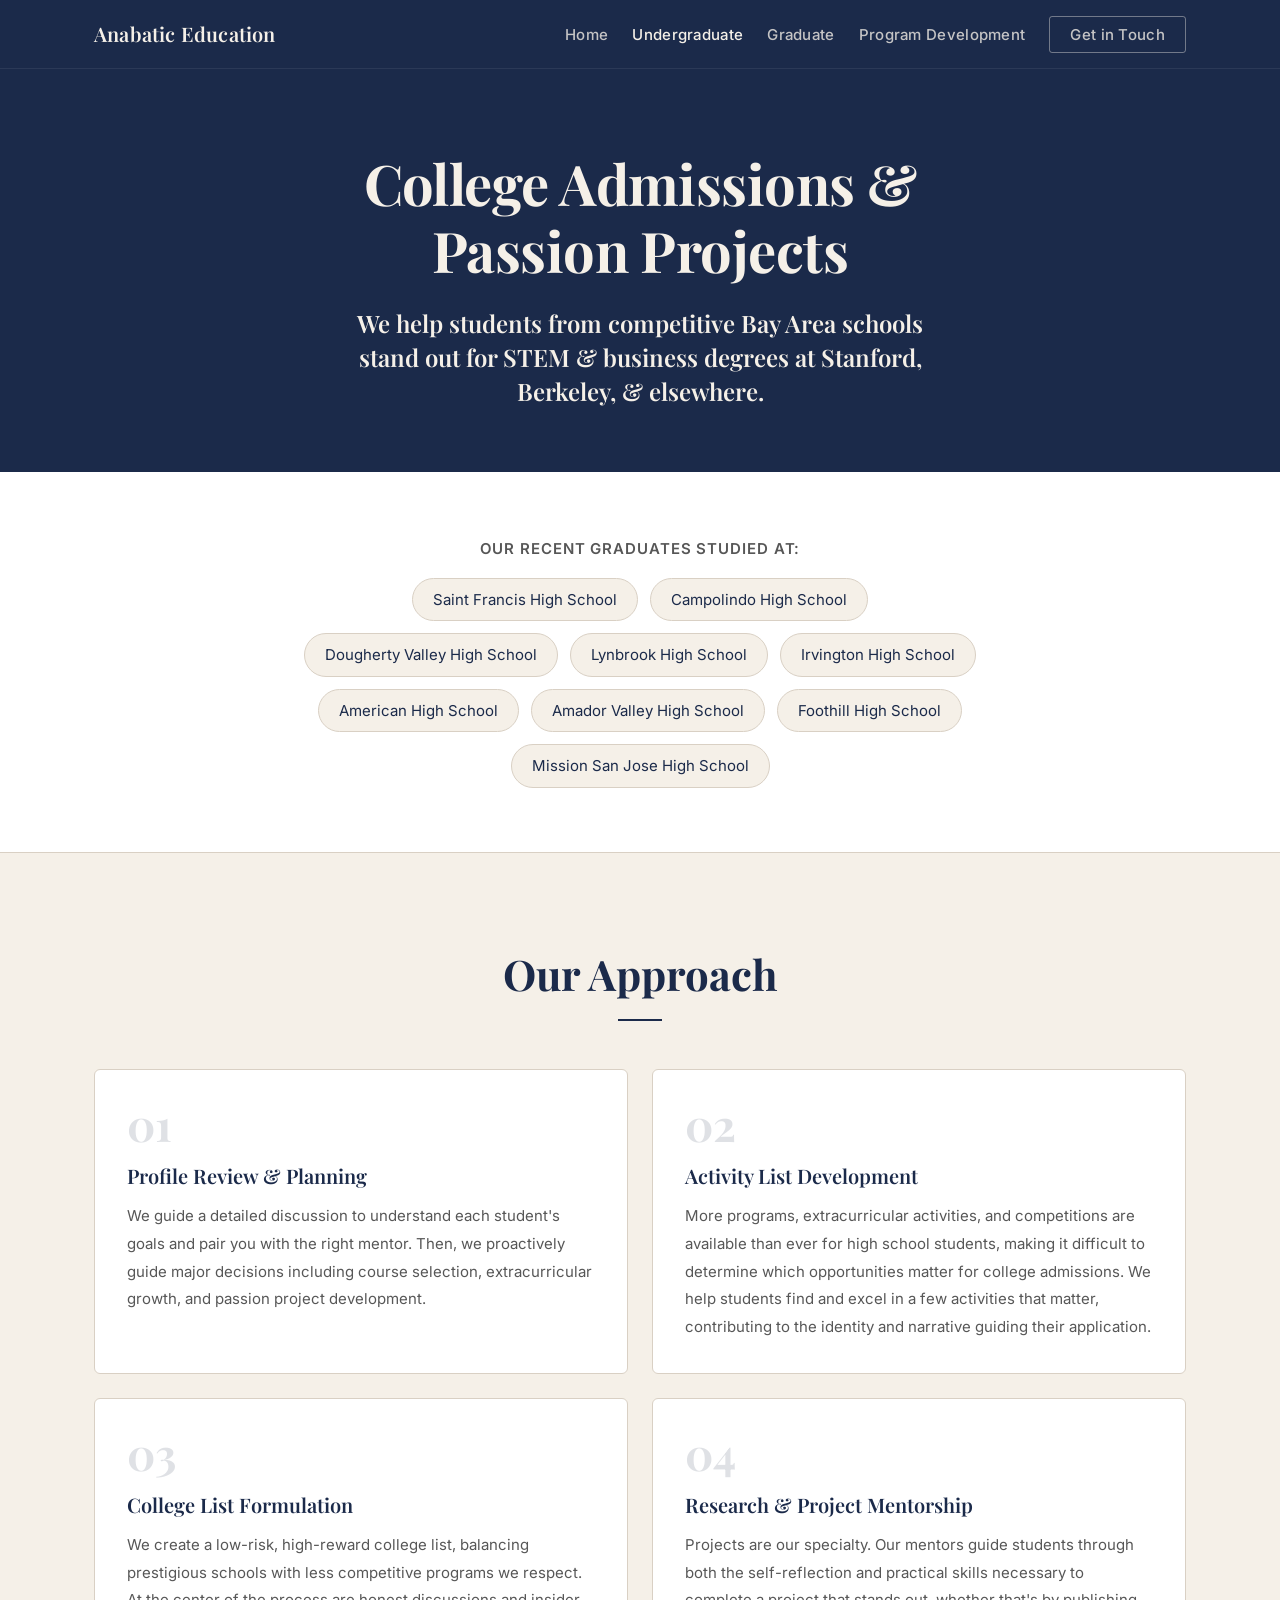
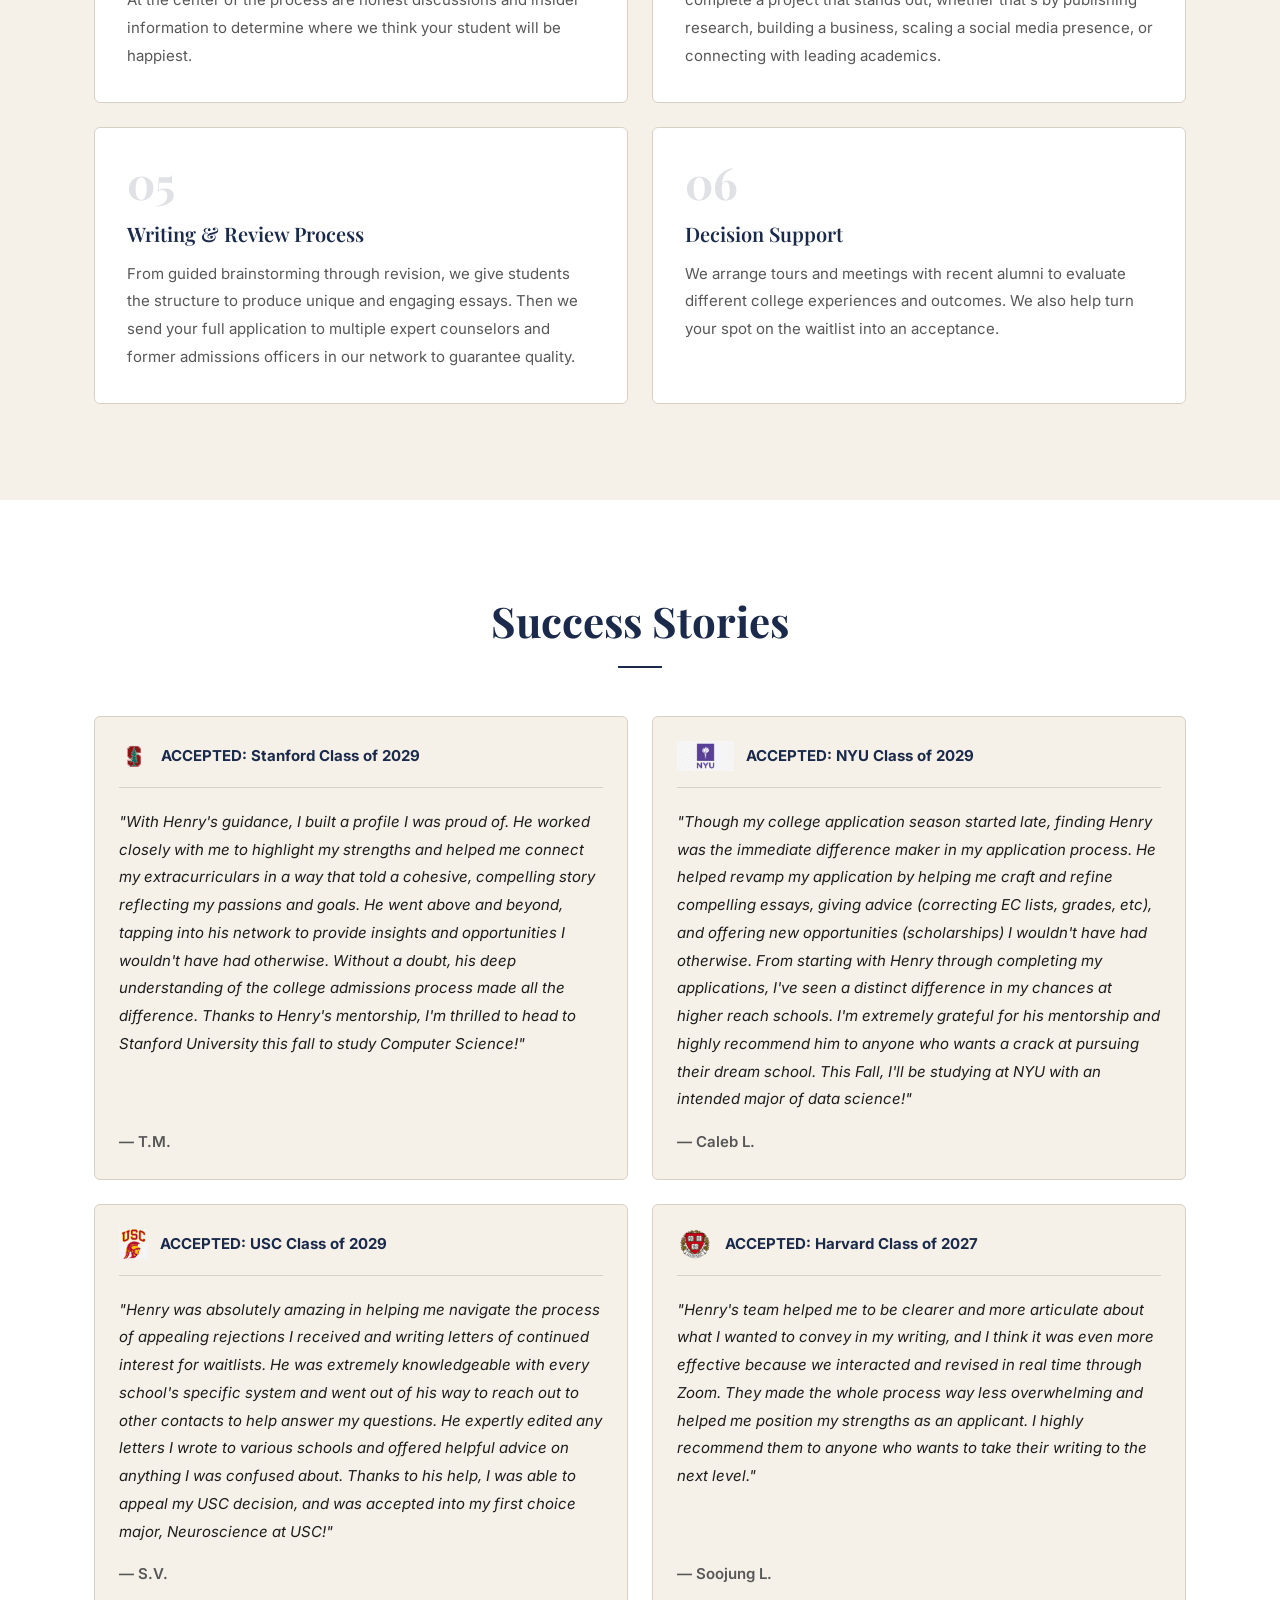
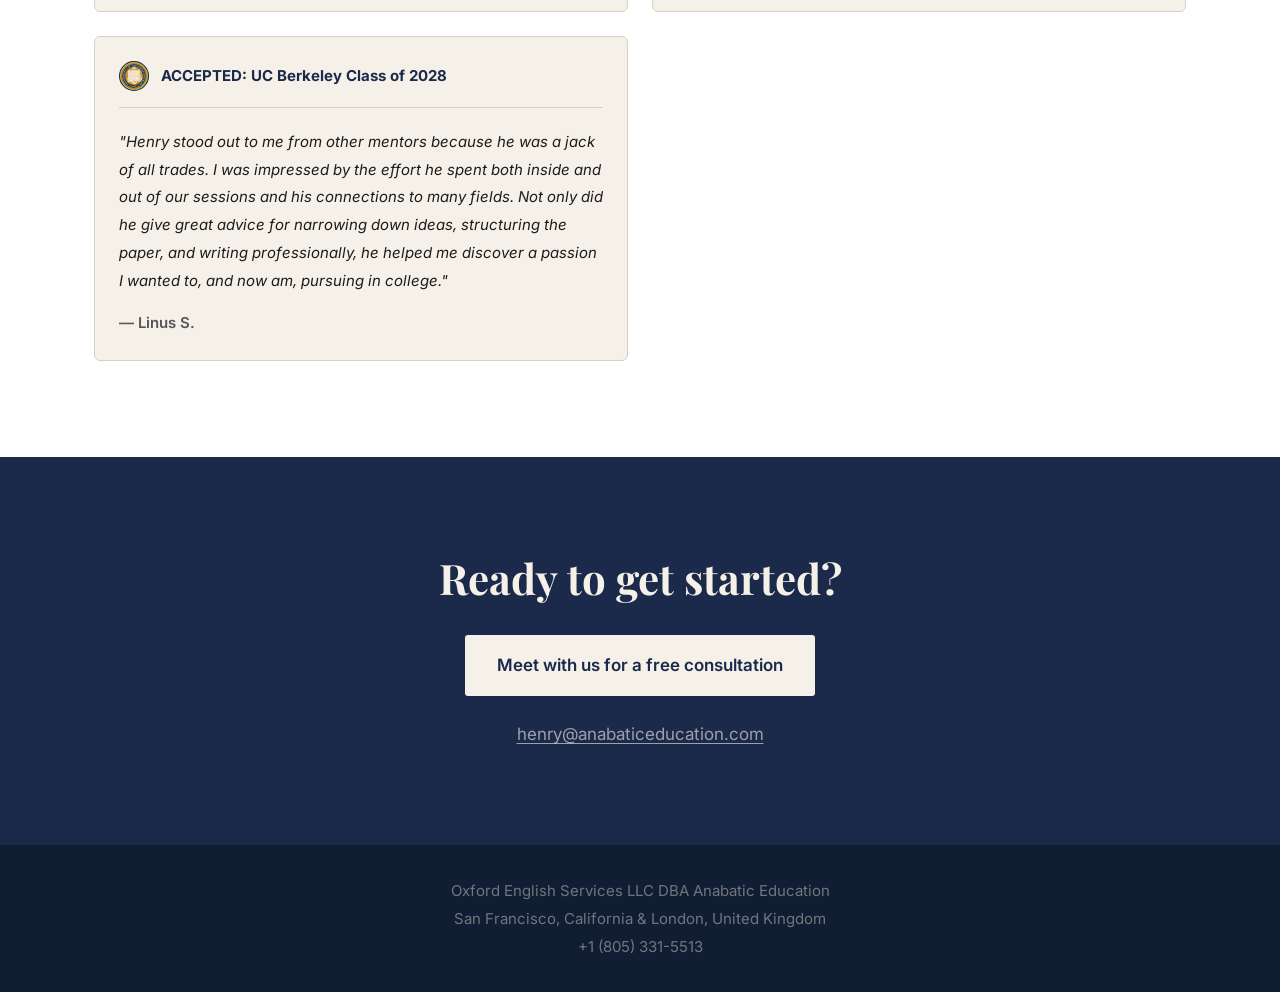
<file: undergraduate.html>
<!DOCTYPE html>
<html lang="en">
<head>
  <meta charset="UTF-8">
  <meta name="viewport" content="width=device-width, initial-scale=1.0">
  <title>College Admissions Consulting | Bay Area &amp; Beyond — Anabatic Education</title>
  <meta name="description" content="College admissions consulting for Bay Area students targeting STEM and business degrees at Stanford, Berkeley, and beyond, built on mentorship and real projects.">
  <link rel="canonical" href="https://anabaticeducation.com/undergraduate.html">

  <meta property="og:type" content="website">
  <meta property="og:site_name" content="Anabatic Education">
  <meta property="og:title" content="College Admissions Consulting | Bay Area &amp; Beyond — Anabatic Education">
  <meta property="og:description" content="College admissions consulting for Bay Area students targeting STEM and business degrees at Stanford, Berkeley, and beyond, built on mentorship and real projects.">
  <meta property="og:url" content="https://anabaticeducation.com/undergraduate.html">
  <meta property="og:image" content="https://anabaticeducation.com/images/og-image.jpg">
  <meta name="twitter:card" content="summary_large_image">
  <meta name="twitter:title" content="College Admissions Consulting | Bay Area &amp; Beyond — Anabatic Education">
  <meta name="twitter:description" content="College admissions consulting for Bay Area students targeting STEM and business degrees at Stanford, Berkeley, and beyond, built on mentorship and real projects.">
  <meta name="twitter:image" content="https://anabaticeducation.com/images/og-image.jpg">

  <link rel="icon" href="favicon.svg" type="image/svg+xml">
  <link rel="alternate icon" href="favicon.ico">
  <link rel="apple-touch-icon" href="apple-touch-icon.png">

  <link rel="preconnect" href="https://fonts.googleapis.com">
  <link rel="preconnect" href="https://fonts.gstatic.com" crossorigin>
  <link href="https://fonts.googleapis.com/css2?family=Playfair+Display:ital,wght@0,400;0,600;0,700;1,400&family=Inter:wght@400;500;600&display=swap" rel="stylesheet">
  <link rel="stylesheet" href="styles.css">

  <script type="application/ld+json">
  {
    "@context": "https://schema.org",
    "@type": "ProfessionalService",
    "name": "Anabatic Education",
    "alternateName": "Oxford English Services LLC",
    "url": "https://anabaticeducation.com/",
    "logo": "https://anabaticeducation.com/apple-touch-icon.png",
    "image": "https://anabaticeducation.com/images/og-image.jpg",
    "description": "Expert, mentor-led guidance for college admissions, graduate admissions, and program development.",
    "email": "henry@anabaticeducation.com",
    "telephone": "+1-805-331-5513",
    "address": [
      {
        "@type": "PostalAddress",
        "addressLocality": "San Francisco",
        "addressRegion": "CA",
        "addressCountry": "US"
      },
      {
        "@type": "PostalAddress",
        "addressLocality": "London",
        "addressCountry": "GB"
      }
    ],
    "areaServed": ["San Francisco Bay Area", "United States", "United Kingdom"],
    "sameAs": ["https://cal.com/anabatic"]
  }
  </script>
</head>
<body>

  <!-- ===================== NAVIGATION ===================== -->
  <header class="site-header">
    <nav class="nav" aria-label="Main navigation">
      <a href="index.html" class="nav-logo">Anabatic Education</a>

      <button class="nav-toggle" aria-label="Toggle navigation" aria-expanded="false">
        <span></span>
        <span></span>
        <span></span>
      </button>

      <ul class="nav-links">
        <li><a href="index.html">Home</a></li>
        <li><a href="undergraduate.html" aria-current="page">Undergraduate</a></li>
        <li><a href="graduate.html">Graduate</a></li>
        <li><a href="program-dev.html">Program Development</a></li>
        <li><a href="https://cal.com/anabatic" class="nav-cta">Get in Touch</a></li>
      </ul>
    </nav>
  </header>

  <!-- ===================== HERO ===================== -->
  <section class="hero hero--sub">
    <div class="container">
      <h1>College Admissions &amp; Passion Projects</h1>
      <p class="hero-specialty">We help students from competitive Bay Area schools stand out for STEM &amp; business degrees at Stanford, Berkeley, &amp; elsewhere.</p>
    </div>
  </section>

  <!-- ===================== BAY AREA SPOTLIGHT ===================== -->
  <section class="specialty">
    <div class="container">
      <p class="specialty-label">Our recent graduates studied at:</p>
      <ul class="specialty-list">
        <li>Saint Francis High School</li>
        <li>Campolindo High School</li>
        <li>Dougherty Valley High School</li>
        <li>Lynbrook High School</li>
        <li>Irvington High School</li>
        <li>American High School</li>
        <li>Amador Valley High School</li>
        <li>Foothill High School</li>
        <li>Mission San Jose High School</li>
      </ul>
    </div>
  </section>

  <!-- ===================== APPROACH ===================== -->
  <section class="approach" id="approach">
    <div class="container">
      <h2 class="section-heading">Our Approach</h2>

      <div class="approach-grid">

        <div class="approach-card">
          <span class="approach-num">01</span>
          <h3>Profile Review &amp; Planning</h3>
          <p>We guide a detailed discussion to understand each student's goals and pair you with the right mentor. Then, we proactively guide major decisions including course selection, extracurricular growth, and passion project development.</p>
        </div>

        <div class="approach-card">
          <span class="approach-num">02</span>
          <h3>Activity List Development</h3>
          <p>More programs, extracurricular activities, and competitions are available than ever for high school students, making it difficult to determine which opportunities matter for college admissions. We help students find and excel in a few activities that matter, contributing to the identity and narrative guiding their application.</p>
        </div>

        <div class="approach-card">
          <span class="approach-num">03</span>
          <h3>College List Formulation</h3>
          <p>We create a low-risk, high-reward college list, balancing prestigious schools with less competitive programs we respect. At the center of the process are honest discussions and insider information to determine where we think your student will be happiest.</p>
        </div>

        <div class="approach-card">
          <span class="approach-num">04</span>
          <h3>Research &amp; Project Mentorship</h3>
          <p>Projects are our specialty. Our mentors guide students through both the self-reflection and practical skills necessary to complete a project that stands out, whether that's by publishing research, building a business, scaling a social media presence, or connecting with leading academics.</p>
        </div>

        <div class="approach-card">
          <span class="approach-num">05</span>
          <h3>Writing &amp; Review Process</h3>
          <p>From guided brainstorming through revision, we give students the structure to produce unique and engaging essays. Then we send your full application to multiple expert counselors and former admissions officers in our network to guarantee quality.</p>
        </div>

        <div class="approach-card">
          <span class="approach-num">06</span>
          <h3>Decision Support</h3>
          <p>We arrange tours and meetings with recent alumni to evaluate different college experiences and outcomes. We also help turn your spot on the waitlist into an acceptance.</p>
        </div>

      </div>
    </div>
  </section>

  <!-- ===================== TESTIMONIALS ===================== -->
  <section class="testimonials" id="testimonials">
    <div class="container">
      <h2 class="section-heading">Success Stories</h2>

      <div class="carousel-wrapper">
      <div class="testimonials-grid" id="testimonial-track">

        <div class="testimonial-card">
          <div class="testimonial-header">
            <img src="images/stanford.avif" alt="Stanford University" class="testimonial-logo" loading="lazy">
            <p class="testimonial-school">ACCEPTED: Stanford Class of 2029</p>
          </div>
          <blockquote class="testimonial-text">
            "With Henry's guidance, I built a profile I was proud of. He worked closely with me to highlight my strengths and helped me connect my extracurriculars in a way that told a cohesive, compelling story reflecting my passions and goals. He went above and beyond, tapping into his network to provide insights and opportunities I wouldn't have had otherwise. Without a doubt, his deep understanding of the college admissions process made all the difference. Thanks to Henry's mentorship, I'm thrilled to head to Stanford University this fall to study Computer Science!"
          </blockquote>
          <p class="testimonial-source">— T.M.</p>
        </div>

        <div class="testimonial-card">
          <div class="testimonial-header">
            <img src="images/nyu.png" alt="NYU" class="testimonial-logo" loading="lazy">
            <p class="testimonial-school">ACCEPTED: NYU Class of 2029</p>
          </div>
          <blockquote class="testimonial-text">
            "Though my college application season started late, finding Henry was the immediate difference maker in my application process. He helped revamp my application by helping me craft and refine compelling essays, giving advice (correcting EC lists, grades, etc), and offering new opportunities (scholarships) I wouldn't have had otherwise. From starting with Henry through completing my applications, I've seen a distinct difference in my chances at higher reach schools. I'm extremely grateful for his mentorship and highly recommend him to anyone who wants a crack at pursuing their dream school. This Fall, I'll be studying at NYU with an intended major of data science!"
          </blockquote>
          <p class="testimonial-source">— Caleb L.</p>
        </div>

        <div class="testimonial-card">
          <div class="testimonial-header">
            <img src="images/usc.png" alt="USC" class="testimonial-logo" loading="lazy">
            <p class="testimonial-school">ACCEPTED: USC Class of 2029</p>
          </div>
          <blockquote class="testimonial-text">
            "Henry was absolutely amazing in helping me navigate the process of appealing rejections I received and writing letters of continued interest for waitlists. He was extremely knowledgeable with every school's specific system and went out of his way to reach out to other contacts to help answer my questions. He expertly edited any letters I wrote to various schools and offered helpful advice on anything I was confused about. Thanks to his help, I was able to appeal my USC decision, and was accepted into my first choice major, Neuroscience at USC!"
          </blockquote>
          <p class="testimonial-source">— S.V.</p>
        </div>

        <div class="testimonial-card">
          <div class="testimonial-header">
            <img src="images/harvard.png" alt="Harvard University" class="testimonial-logo" loading="lazy">
            <p class="testimonial-school">ACCEPTED: Harvard Class of 2027</p>
          </div>
          <blockquote class="testimonial-text">
            "Henry's team helped me to be clearer and more articulate about what I wanted to convey in my writing, and I think it was even more effective because we interacted and revised in real time through Zoom. They made the whole process way less overwhelming and helped me position my strengths as an applicant. I highly recommend them to anyone who wants to take their writing to the next level."
          </blockquote>
          <p class="testimonial-source">— Soojung L.</p>
        </div>

        <div class="testimonial-card">
          <div class="testimonial-header">
            <img src="images/cal.svg" alt="UC Berkeley" class="testimonial-logo" loading="lazy">
            <p class="testimonial-school">ACCEPTED: UC Berkeley Class of 2028</p>
          </div>
          <blockquote class="testimonial-text">
            "Henry stood out to me from other mentors because he was a jack of all trades. I was impressed by the effort he spent both inside and out of our sessions and his connections to many fields. Not only did he give great advice for narrowing down ideas, structuring the paper, and writing professionally, he helped me discover a passion I wanted to, and now am, pursuing in college."
          </blockquote>
          <p class="testimonial-source">— Linus S.</p>
        </div>

      </div>

      <div class="carousel-controls">
        <button class="carousel-btn carousel-btn--prev" aria-label="Previous testimonial">&#8592;</button>
        <div class="carousel-dots" id="carousel-dots"></div>
        <button class="carousel-btn carousel-btn--next" aria-label="Next testimonial">&#8594;</button>
      </div>

      </div><!-- /.carousel-wrapper -->
    </div>
  </section>

  <!-- ===================== CTA ===================== -->
  <section class="cta" id="contact">
    <div class="container">
      <h2>Ready to get started?</h2>
      <a href="https://cal.com/anabatic" class="btn btn-primary">Meet with us for a free consultation</a>
      <p class="cta-email"><a href="mailto:henry@anabaticeducation.com">henry@anabaticeducation.com</a></p>
    </div>
  </section>

  <!-- ===================== FOOTER ===================== -->
  <footer class="site-footer">
    <div class="container">
      <p>Oxford English Services LLC DBA Anabatic Education</p>
      <p>San Francisco, California &amp; London, United Kingdom</p>
      <p>+1 (805) 331-5513</p>
    </div>
  </footer>

  <script src="script.js" defer></script>

</body>
</html>
</file>
<file: styles.css>
/* ============================================================
   ANABATIC EDUCATION — styles.css
   ============================================================ */

/* ============================================================
   Custom Properties
   ============================================================ */
:root {
  /* Brand Colors */
  --color-navy:       #1B2A4A;
  --color-navy-dark:  #111D33;
  --color-cream:      #F5F0E8;
  --color-cream-dark: #EAE3D6;
  --color-white:      #FFFFFF;
  --color-text:       #1C1C1C;
  --color-text-muted: #575757;
  --color-border:     #D9D0C4;

  /* Typography */
  --font-serif: 'Playfair Display', Georgia, 'Times New Roman', serif;
  --font-sans:  'Inter', system-ui, -apple-system, BlinkMacSystemFont, 'Segoe UI', sans-serif;

  /* Type Scale */
  --text-sm:   0.9375rem;  /* 15px */
  --text-base: 1.0625rem;  /* 17px */
  --text-lg:   1.25rem;    /* 20px */
  --text-xl:   1.5rem;     /* 24px */
  --text-2xl:  2rem;       /* 32px */
  --text-3xl:  2.625rem;   /* 42px */
  --text-4xl:  3.5rem;     /* 56px */

  /* Line Heights */
  --lh-tight: 1.2;
  --lh-snug:  1.4;
  --lh-base:  1.7;
  --lh-loose: 1.85;

  /* Spacing (4px base) */
  --sp-1:  0.25rem;   /*  4px */
  --sp-2:  0.5rem;    /*  8px */
  --sp-3:  0.75rem;   /* 12px */
  --sp-4:  1rem;      /* 16px */
  --sp-5:  1.25rem;   /* 20px */
  --sp-6:  1.5rem;    /* 24px */
  --sp-8:  2rem;      /* 32px */
  --sp-10: 2.5rem;    /* 40px */
  --sp-12: 3rem;      /* 48px */
  --sp-16: 4rem;      /* 64px */
  --sp-20: 5rem;      /* 80px */
  --sp-24: 6rem;      /* 96px */
  --sp-32: 8rem;      /* 128px */

  /* Layout */
  --max-width:  1140px;
  --nav-height: 68px;
  --gutter:     1.5rem;
  --radius-sm:  3px;
  --radius-md:  6px;
}

/* ============================================================
   Reset & Base
   ============================================================ */
*, *::before, *::after {
  box-sizing: border-box;
  margin: 0;
  padding: 0;
}

html {
  scroll-behavior: smooth;
  -webkit-text-size-adjust: 100%;
}

body {
  font-family: var(--font-sans);
  font-size: var(--text-base);
  line-height: var(--lh-base);
  color: var(--color-text);
  background-color: var(--color-white);
}

img {
  display: block;
  max-width: 100%;
  height: auto;
}

a {
  color: inherit;
  text-decoration: none;
}

ul {
  list-style: none;
}

/* ============================================================
   Layout Utilities
   ============================================================ */
.container {
  width: 100%;
  max-width: var(--max-width);
  margin-left: auto;
  margin-right: auto;
  padding-left: var(--gutter);
  padding-right: var(--gutter);
}

.section-heading {
  font-family: var(--font-serif);
  font-size: var(--text-3xl);
  font-weight: 700;
  color: var(--color-navy);
  text-align: center;
  line-height: var(--lh-tight);
  margin-bottom: var(--sp-4);
}

.section-heading::after {
  content: '';
  display: block;
  width: 44px;
  height: 2px;
  background-color: var(--color-navy);
  margin: var(--sp-5) auto var(--sp-12);
}

/* ============================================================
   Navigation
   ============================================================ */
.site-header {
  position: sticky;
  top: 0;
  z-index: 200;
  background-color: var(--color-navy);
  border-bottom: 1px solid rgba(255, 255, 255, 0.07);
}

.nav {
  display: flex;
  align-items: center;
  justify-content: space-between;
  height: var(--nav-height);
  max-width: var(--max-width);
  margin-left: auto;
  margin-right: auto;
  padding-left: var(--gutter);
  padding-right: var(--gutter);
}

.nav-logo {
  font-family: var(--font-serif);
  font-size: var(--text-lg);
  font-weight: 600;
  color: var(--color-cream);
  letter-spacing: 0.01em;
  flex-shrink: 0;
}

.nav-links {
  display: flex;
  align-items: center;
  gap: var(--sp-6);
}

.nav-links a {
  font-size: var(--text-sm);
  font-weight: 500;
  color: rgba(245, 240, 232, 0.78);
  letter-spacing: 0.02em;
  transition: color 0.15s;
}

.nav-links a:hover,
.nav-links a[aria-current="page"] {
  color: var(--color-cream);
}

.nav-cta {
  padding: var(--sp-2) var(--sp-5);
  border: 1px solid rgba(245, 240, 232, 0.4);
  border-radius: var(--radius-sm);
  color: var(--color-cream);
  transition: background-color 0.15s, border-color 0.15s;
}

.nav-cta:hover {
  color: var(--color-cream);
  background-color: rgba(245, 240, 232, 0.1);
  border-color: rgba(245, 240, 232, 0.65);
}

/* Hamburger */
.nav-toggle {
  display: none;
  flex-direction: column;
  justify-content: space-between;
  width: 22px;
  height: 16px;
  background: none;
  border: none;
  cursor: pointer;
  flex-shrink: 0;
  padding: 0;
}

.nav-toggle span {
  display: block;
  width: 100%;
  height: 2px;
  background-color: var(--color-cream);
  border-radius: 1px;
}

/* ============================================================
   Hero
   ============================================================ */
.hero {
  background-color: var(--color-navy);
  padding: var(--sp-32) 0 var(--sp-24);
  text-align: center;
}

.hero .container {
  max-width: 800px;
}

.hero h1 {
  font-family: var(--font-serif);
  font-size: var(--text-4xl);
  font-weight: 700;
  color: var(--color-cream);
  line-height: var(--lh-tight);
  letter-spacing: -0.01em;
  margin-bottom: var(--sp-6);
}

.hero-tagline {
  font-family: var(--font-serif);
  font-style: italic;
  font-size: var(--text-xl);
  color: rgba(245, 240, 232, 0.72);
  line-height: var(--lh-base);
  max-width: 560px;
  margin-left: auto;
  margin-right: auto;
}

.hero-specialty {
  font-family: var(--font-serif);
  font-style: normal;
  font-weight: 600;
  font-size: var(--text-xl);
  color: var(--color-cream);
  line-height: var(--lh-snug);
  max-width: 600px;
  margin-left: auto;
  margin-right: auto;
}

/* ============================================================
   Specialty Spotlight
   ============================================================ */
.specialty {
  background-color: var(--color-white);
  padding: var(--sp-16) 0;
  text-align: center;
  border-bottom: 1px solid var(--color-border);
}

.specialty-label {
  font-family: var(--font-sans);
  font-size: var(--text-sm);
  font-weight: 600;
  text-transform: uppercase;
  letter-spacing: 0.06em;
  color: var(--color-text-muted);
  margin-bottom: var(--sp-4);
}

.specialty-list {
  list-style: none;
  display: flex;
  flex-wrap: wrap;
  justify-content: center;
  gap: var(--sp-3);
  max-width: 720px;
  margin: 0 auto;
}

.specialty-list li {
  font-family: var(--font-sans);
  font-size: var(--text-sm);
  color: var(--color-navy);
  background-color: var(--color-cream);
  border: 1px solid var(--color-border);
  border-radius: 999px;
  padding: var(--sp-2) var(--sp-5);
}

/* ============================================================
   Services
   ============================================================ */
.services {
  background-color: var(--color-cream);
  padding: var(--sp-24) 0;
}

.services-grid {
  display: grid;
  grid-template-columns: repeat(3, 1fr);
  gap: var(--sp-6);
}

.service-card {
  display: flex;
  flex-direction: column;
  background-color: var(--color-white);
  border: 1px solid var(--color-border);
  border-radius: var(--radius-md);
  padding: var(--sp-8);
  color: var(--color-text);
  transition: border-color 0.2s, box-shadow 0.2s;
}

.service-card:hover {
  border-color: var(--color-navy);
  box-shadow: 0 2px 18px rgba(27, 42, 74, 0.1);
}

.service-card h3 {
  font-family: var(--font-serif);
  font-size: var(--text-xl);
  font-weight: 600;
  color: var(--color-navy);
  line-height: var(--lh-snug);
  margin-bottom: var(--sp-4);
}

.service-card p {
  font-size: var(--text-sm);
  line-height: var(--lh-loose);
  color: var(--color-text-muted);
  flex-grow: 1;
  margin-bottom: var(--sp-6);
}

.card-link {
  font-size: var(--text-sm);
  font-weight: 600;
  color: var(--color-navy);
  letter-spacing: 0.02em;
}

/* ============================================================
   Team
   ============================================================ */
.team {
  background-color: var(--color-white);
  padding: var(--sp-24) 0;
}

/* Lead member */
.team-lead {
  display: grid;
  grid-template-columns: 280px 1fr;
  gap: var(--sp-12);
  align-items: start;
  padding-bottom: var(--sp-16);
  margin-bottom: var(--sp-16);
  border-bottom: 1px solid var(--color-border);
}

.team-lead-image img {
  width: 100%;
  aspect-ratio: 4 / 5;
  object-fit: cover;
  object-position: top;
  border-radius: var(--radius-md);
}

.team-lead-bio h3 {
  font-family: var(--font-serif);
  font-size: var(--text-2xl);
  font-weight: 700;
  color: var(--color-navy);
  line-height: var(--lh-tight);
  margin-bottom: var(--sp-5);
}

.team-lead-bio p {
  line-height: var(--lh-loose);
  color: var(--color-text);
}

/* Secondary team grid */
.team-grid {
  display: grid;
  grid-template-columns: repeat(2, 1fr);
  gap: var(--sp-8);
}

.team-card {
  display: grid;
  grid-template-columns: 120px 1fr;
  gap: var(--sp-5);
  align-items: start;
}

.team-card img {
  width: 120px;
  aspect-ratio: 3 / 4;
  object-fit: cover;
  object-position: top;
  border-radius: var(--radius-sm);
}

.team-card-body h4 {
  font-family: var(--font-serif);
  font-size: var(--text-lg);
  font-weight: 600;
  color: var(--color-navy);
  line-height: var(--lh-snug);
  margin-bottom: var(--sp-2);
}

.team-card-body p {
  font-size: var(--text-sm);
  line-height: var(--lh-loose);
  color: var(--color-text-muted);
}

.team-specialties {
  font-size: var(--text-sm);
  font-weight: 600;
  color: var(--color-navy);
  margin-bottom: var(--sp-3);
}

/* Affiliation wordmarks */
.team-affiliations {
  display: flex;
  flex-wrap: wrap;
  align-items: center;
  gap: var(--sp-6);
  margin-top: var(--sp-5);
}

/* Specificity here must beat `.team-card img` so the wordmarks opt out of the
   portrait sizing (fixed width, 3:4 crop) they would otherwise inherit.
   Capping both height and width keeps the compact marks (Yale, UCLA) and the
   wide two-line lockups (Chicago, Imperial) at a similar optical weight. */
.team-lead-bio .team-affiliations img,
.team-card .team-affiliations img {
  width: auto;
  height: 26px;
  max-width: 104px;
  aspect-ratio: auto;
  object-fit: contain;
  object-position: center;
  border-radius: 0;
  flex-shrink: 0;
}

/* Optical balancing. A single word set at full height (Berkeley, Yale) reads
   much heavier than a crest-plus-small-caps lockup (Oxford, Harvard) at that
   same height, so the two groups are sized against each other rather than
   against the box. */
.team-affiliations img[src*="berkeley"],
.team-affiliations img[src*="yale"],
.team-affiliations img[src*="ucla"],
.team-affiliations img[src*="amazon"],
.team-affiliations img[src*="roblox"] {
  height: 21px;
}

.team-affiliations img[src*="oxford"],
.team-affiliations img[src*="harvard"] {
  height: 32px;
  max-width: 124px;
}

/* ============================================================
   CTA
   ============================================================ */
.cta {
  background-color: var(--color-navy);
  padding: var(--sp-24) 0;
  text-align: center;
}

.cta h2 {
  font-family: var(--font-serif);
  font-size: var(--text-3xl);
  font-weight: 700;
  color: var(--color-cream);
  line-height: var(--lh-tight);
  margin-bottom: var(--sp-8);
}

.btn {
  display: inline-block;
  font-family: var(--font-sans);
  font-size: var(--text-base);
  font-weight: 600;
  border-radius: var(--radius-sm);
  cursor: pointer;
  transition: background-color 0.15s;
}

.btn-primary {
  padding: var(--sp-4) var(--sp-8);
  background-color: var(--color-cream);
  color: var(--color-navy);
}

.btn-primary:hover {
  background-color: var(--color-white);
}

.cta-email {
  margin-top: var(--sp-6);
}

.cta-email a {
  font-size: var(--text-base);
  color: rgba(245, 240, 232, 0.6);
  text-decoration: underline;
  text-underline-offset: 3px;
  transition: color 0.15s;
}

.cta-email a:hover {
  color: var(--color-cream);
}

/* ============================================================
   Footer
   ============================================================ */
.site-footer {
  background-color: var(--color-navy-dark);
  padding: var(--sp-8) 0;
  text-align: center;
}

.site-footer p {
  font-size: var(--text-sm);
  color: rgba(245, 240, 232, 0.42);
  line-height: var(--lh-loose);
}

/* ============================================================
   Sub-page Hero
   ============================================================ */
.hero--sub {
  padding: var(--sp-20) 0 var(--sp-16);
}

/* ============================================================
   Approach
   ============================================================ */
.approach {
  background-color: var(--color-cream);
  padding: var(--sp-24) 0;
}

.approach-grid {
  display: grid;
  grid-template-columns: repeat(2, 1fr);
  gap: var(--sp-6);
}

.approach-card {
  background-color: var(--color-white);
  border: 1px solid var(--color-border);
  border-radius: var(--radius-md);
  padding: var(--sp-8);
}

.approach-num {
  display: block;
  font-family: var(--font-serif);
  font-size: 2.75rem;
  font-weight: 700;
  color: rgba(27, 42, 74, 0.14);
  line-height: 1;
  margin-bottom: var(--sp-4);
}

.approach-card h3 {
  font-family: var(--font-serif);
  font-size: var(--text-lg);
  font-weight: 600;
  color: var(--color-navy);
  line-height: var(--lh-snug);
  margin-bottom: var(--sp-3);
}

.approach-card p {
  font-size: var(--text-sm);
  line-height: var(--lh-loose);
  color: var(--color-text-muted);
}

/* ============================================================
   Testimonials
   ============================================================ */
.testimonials {
  background-color: var(--color-white);
  padding: var(--sp-24) 0;
}

.testimonials-grid {
  display: grid;
  grid-template-columns: repeat(2, 1fr);
  gap: var(--sp-6);
}

.testimonial-card {
  display: flex;
  flex-direction: column;
  background-color: var(--color-cream);
  border: 1px solid var(--color-border);
  border-radius: var(--radius-md);
  padding: var(--sp-6);
}

.testimonial-header {
  display: flex;
  align-items: center;
  gap: var(--sp-3);
  margin-bottom: var(--sp-5);
  padding-bottom: var(--sp-4);
  border-bottom: 1px solid var(--color-border);
}

.testimonial-logo {
  height: 30px;
  width: auto;
  max-width: 68px;
  object-fit: contain;
  flex-shrink: 0;
}

.testimonial-school {
  font-size: var(--text-sm);
  font-weight: 700;
  color: var(--color-navy);
  line-height: var(--lh-snug);
}

.testimonial-text {
  font-size: var(--text-sm);
  line-height: var(--lh-loose);
  color: var(--color-text);
  font-style: italic;
  flex-grow: 1;
  margin-bottom: var(--sp-4);
}

.testimonial-source {
  font-size: var(--text-sm);
  font-weight: 600;
  color: var(--color-text-muted);
}

/* ============================================================
   Carousel
   ============================================================ */
.carousel-wrapper {
  position: relative;
}

.carousel-controls {
  display: none; /* visible only in carousel mode via media query */
  align-items: center;
  justify-content: center;
  gap: var(--sp-5);
  margin-top: var(--sp-6);
}

.carousel-btn {
  display: flex;
  align-items: center;
  justify-content: center;
  width: 38px;
  height: 38px;
  border-radius: 50%;
  border: 1px solid var(--color-border);
  background: var(--color-white);
  color: var(--color-navy);
  font-size: var(--text-lg);
  line-height: 1;
  cursor: pointer;
  flex-shrink: 0;
  transition: background-color 0.15s, border-color 0.15s, color 0.15s;
}

.carousel-btn:hover:not(:disabled) {
  background-color: var(--color-navy);
  color: var(--color-cream);
  border-color: var(--color-navy);
}

.carousel-btn:disabled {
  opacity: 0.3;
  cursor: default;
}

.carousel-dots {
  display: flex;
  align-items: center;
  gap: var(--sp-2);
}

.carousel-dot {
  width: 8px;
  height: 8px;
  border-radius: 50%;
  border: none;
  padding: 0;
  background-color: var(--color-border);
  cursor: pointer;
  transition: background-color 0.15s, transform 0.15s;
}

.carousel-dot.is-active {
  background-color: var(--color-navy);
  transform: scale(1.35);
}

/* ============================================================
   Graduate — Approach (text layout)
   ============================================================ */
.approach-body {
  display: grid;
  grid-template-columns: 1fr 1fr;
  gap: var(--sp-12);
  margin-bottom: var(--sp-12);
}

.approach-col > p {
  font-size: var(--text-base);
  line-height: var(--lh-loose);
  color: var(--color-text);
}

.approach-list {
  list-style: none;
  display: flex;
  flex-direction: column;
  gap: var(--sp-3);
  margin-top: var(--sp-4);
}

.approach-list li {
  font-size: var(--text-base);
  color: var(--color-text);
  padding-left: var(--sp-5);
  position: relative;
  line-height: var(--lh-snug);
}

.approach-list li::before {
  content: '\2014'; /* em dash */
  position: absolute;
  left: 0;
  color: var(--color-navy);
  font-weight: 600;
}

/* ============================================================
   Video Embed
   ============================================================ */
.approach-video {
  margin-top: var(--sp-4);
}

.approach-video-label {
  font-size: var(--text-base);
  color: var(--color-text);
  line-height: var(--lh-base);
  margin-bottom: var(--sp-5);
}

.video-wrapper {
  position: relative;
  padding-bottom: 56.25%; /* 16:9 */
  height: 0;
  overflow: hidden;
  border-radius: var(--radius-md);
  background-color: var(--color-navy-dark);
}

.video-wrapper iframe {
  position: absolute;
  top: 0;
  left: 0;
  width: 100%;
  height: 100%;
  border: 0;
}

/* ============================================================
   Course Callout
   ============================================================ */
.course-section {
  background-color: var(--color-white);
  padding: var(--sp-16) 0;
}

.course-callout {
  display: flex;
  align-items: center;
  justify-content: space-between;
  gap: var(--sp-8);
  background-color: var(--color-cream);
  border: 1px solid var(--color-border);
  border-radius: var(--radius-md);
  padding: var(--sp-8) var(--sp-10);
  max-width: 800px;
  margin: 0 auto;
}

.course-callout-text h3 {
  font-family: var(--font-serif);
  font-size: var(--text-xl);
  font-weight: 600;
  color: var(--color-navy);
  margin-bottom: var(--sp-2);
}

.course-callout-text p {
  font-size: var(--text-sm);
  color: var(--color-text-muted);
  line-height: var(--lh-base);
}

.btn-navy {
  display: inline-block;
  padding: var(--sp-4) var(--sp-6);
  background-color: var(--color-navy);
  color: var(--color-cream);
  border-radius: var(--radius-sm);
  font-family: var(--font-sans);
  font-size: var(--text-sm);
  font-weight: 600;
  white-space: nowrap;
  flex-shrink: 0;
  transition: background-color 0.15s;
}

.btn-navy:hover {
  background-color: var(--color-navy-dark);
}

/* ============================================================
   Case Studies
   ============================================================ */
.case-studies {
  background-color: var(--color-cream);
  padding: var(--sp-24) 0;
}

.case-studies-grid {
  display: grid;
  grid-template-columns: repeat(2, 1fr);
  gap: var(--sp-6);
}

.case-study-card {
  background-color: var(--color-white);
  border: 1px solid var(--color-border);
  border-radius: var(--radius-md);
  overflow: hidden;
  display: flex;
  flex-direction: column;
}

.case-study-card img {
  width: 100%;
  height: 220px;
  object-fit: cover;
  display: block;
}

.case-study-card-body {
  padding: var(--sp-8);
  flex: 1;
}

.case-study-card-body h3 {
  font-family: var(--font-serif);
  font-size: var(--text-xl);
  font-weight: 600;
  color: var(--color-navy);
  line-height: var(--lh-snug);
  margin-bottom: var(--sp-4);
}

.case-study-card-body p {
  font-size: var(--text-sm);
  line-height: var(--lh-loose);
  color: var(--color-text-muted);
}

/* ============================================================
   Responsive — Tablet (≤ 900px)
   ============================================================ */
@media (max-width: 900px) {
  :root {
    --text-4xl: 2.75rem;
    --text-3xl: 2.125rem;
  }

  .services-grid {
    grid-template-columns: 1fr;
    max-width: 560px;
    margin-left: auto;
    margin-right: auto;
  }

  .team-lead {
    grid-template-columns: 220px 1fr;
    gap: var(--sp-8);
  }

  /* Carousel mode: switch testimonials from grid to flex track */
  .carousel-wrapper {
    overflow: hidden;
  }

  .testimonials-grid {
    display: flex;
    gap: 0;
    transition: transform 0.35s ease;
    will-change: transform;
  }

  .testimonial-card {
    flex: 0 0 100%;
    min-width: 100%;
  }

  .carousel-controls {
    display: flex;
  }
}

/* ============================================================
   Responsive — Mobile (≤ 640px)
   ============================================================ */
@media (max-width: 640px) {
  :root {
    --text-4xl: 2.25rem;
    --text-3xl: 1.875rem;
    --text-2xl: 1.5rem;
    --gutter:   1.25rem;
  }

  /* Nav: show hamburger */
  .nav-toggle {
    display: flex;
  }

  .nav-links {
    display: none;
    position: fixed;
    top: var(--nav-height);
    left: 0;
    right: 0;
    z-index: 199;
    flex-direction: column;
    align-items: flex-start;
    background-color: var(--color-navy);
    padding: var(--sp-4) var(--gutter) var(--sp-6);
    gap: var(--sp-4);
    border-top: 1px solid rgba(255, 255, 255, 0.07);
    box-shadow: 0 8px 24px rgba(0, 0, 0, 0.3);
  }

  .nav-links.is-open {
    display: flex;
  }

  .nav-links a {
    font-size: var(--text-base);
  }

  /* Remove border/padding from mobile CTA link */
  .nav-cta {
    border: none;
    padding: 0;
  }

  /* Hero */
  .hero {
    padding: var(--sp-20) 0 var(--sp-16);
  }

  /* Services */
  .services {
    padding: var(--sp-16) 0;
  }

  .services-grid {
    max-width: none;
  }

  /* Team */
  .team {
    padding: var(--sp-16) 0;
  }

  .team-lead {
    grid-template-columns: 1fr;
    gap: var(--sp-6);
  }

  .team-lead-image img {
    max-width: 200px;
  }

  .team-grid {
    grid-template-columns: 1fr;
  }

  .approach-grid {
    grid-template-columns: 1fr;
  }

  .approach-body {
    grid-template-columns: 1fr;
  }

  .course-callout {
    flex-direction: column;
    text-align: center;
    padding: var(--sp-8);
  }

  .team-card {
    grid-template-columns: 100px 1fr;
    gap: var(--sp-4);
  }

  .team-card img {
    width: 100px;
  }

  .team-affiliations {
    gap: var(--sp-5);
    margin-top: var(--sp-4);
  }

  .team-lead-bio .team-affiliations img,
  .team-card .team-affiliations img {
    height: 22px;
    max-width: 86px;
  }

  .team-affiliations img[src*="berkeley"],
  .team-affiliations img[src*="yale"],
  .team-affiliations img[src*="ucla"],
  .team-affiliations img[src*="amazon"],
  .team-affiliations img[src*="roblox"] {
    height: 18px;
  }

  .team-affiliations img[src*="oxford"],
  .team-affiliations img[src*="harvard"] {
    height: 27px;
    max-width: 104px;
  }

  .case-studies-grid {
    grid-template-columns: 1fr;
  }

  /* CTA */
  .cta {
    padding: var(--sp-16) 0;
  }

  .btn-primary {
    width: 100%;
    max-width: 360px;
  }
}
</file>
